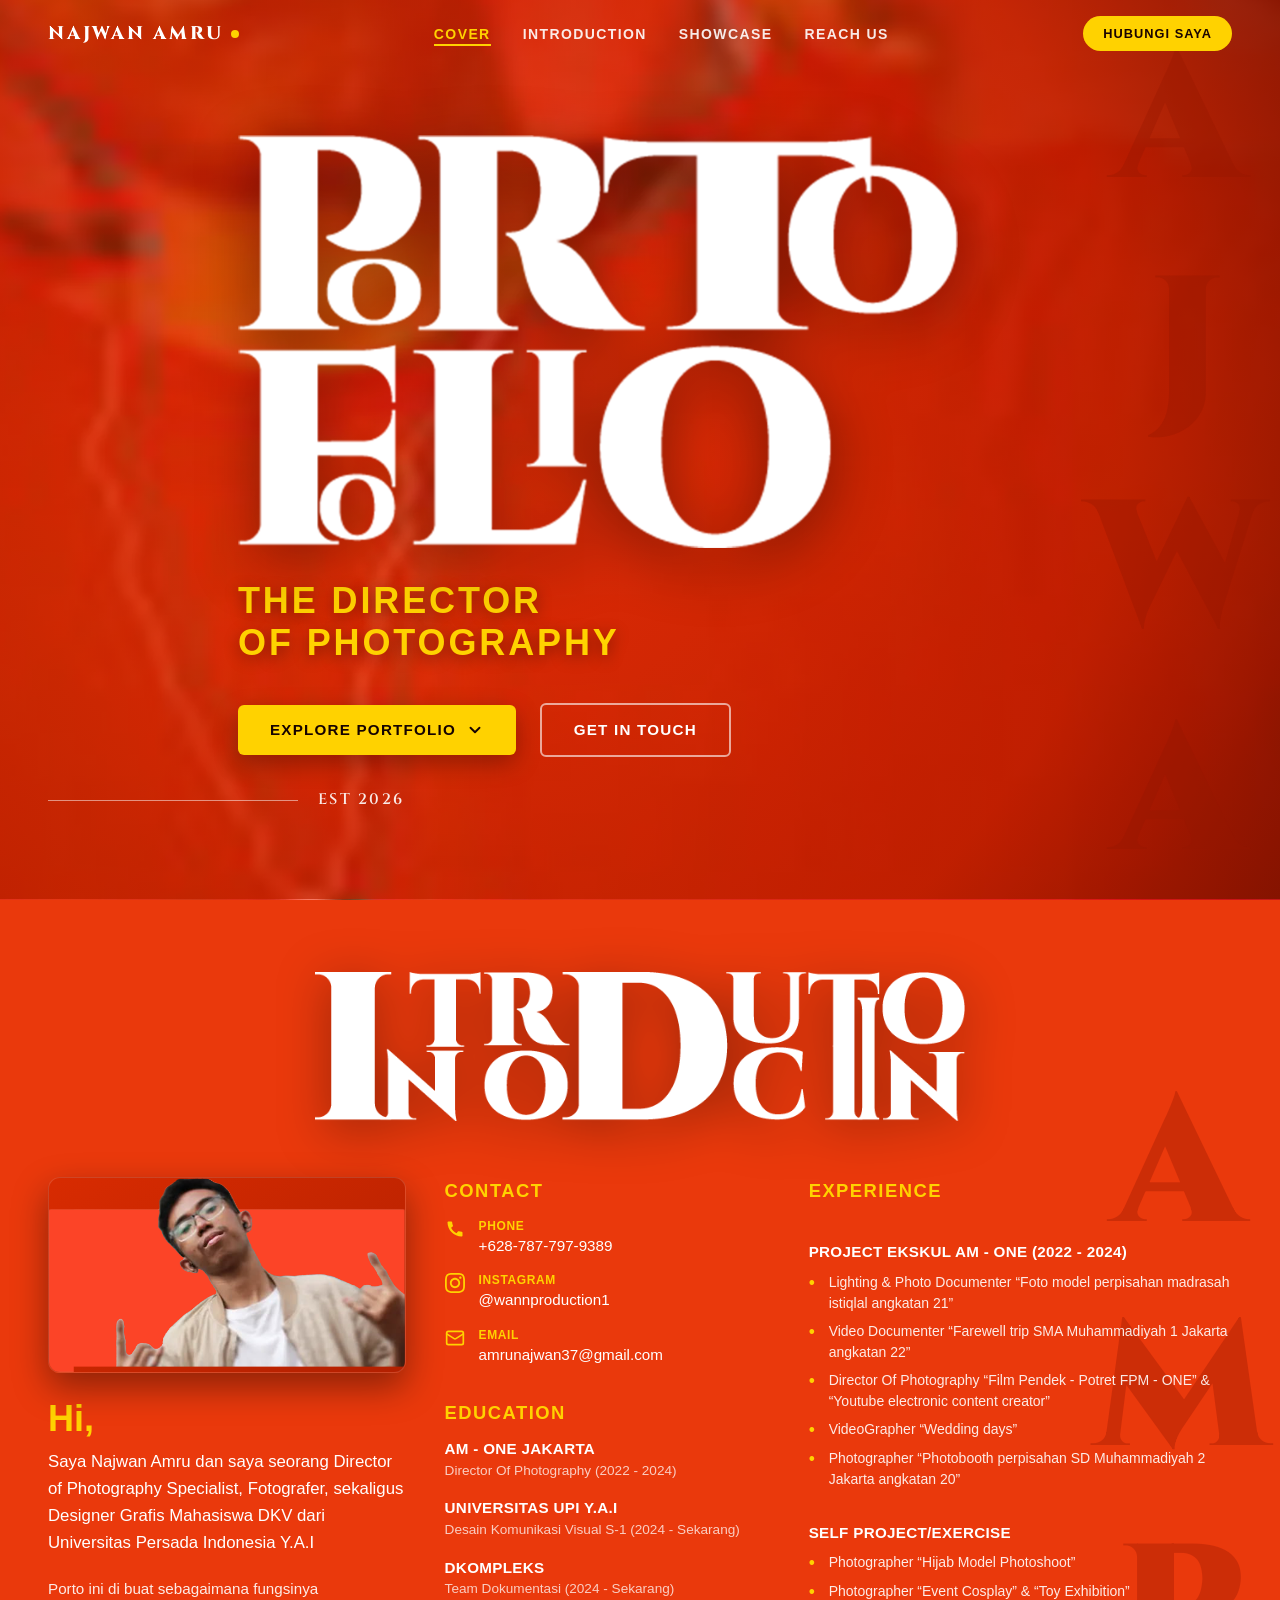
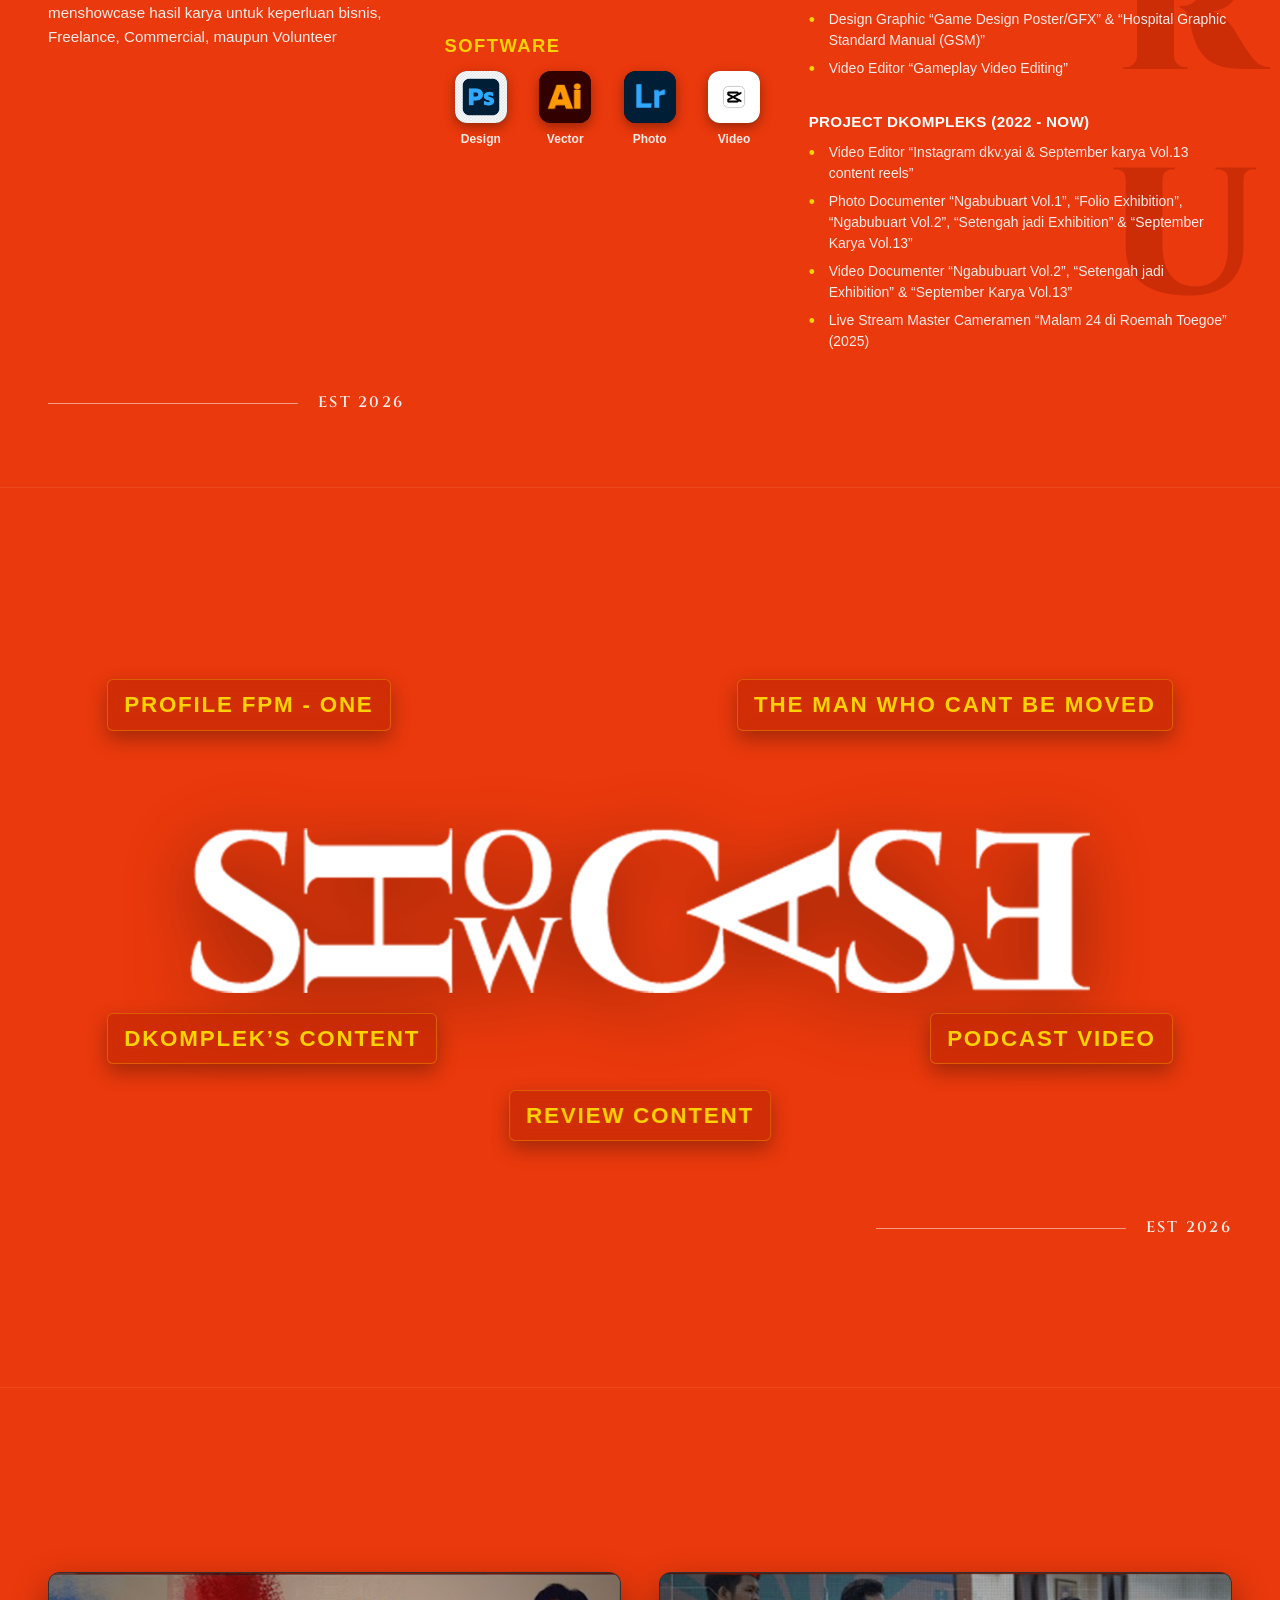
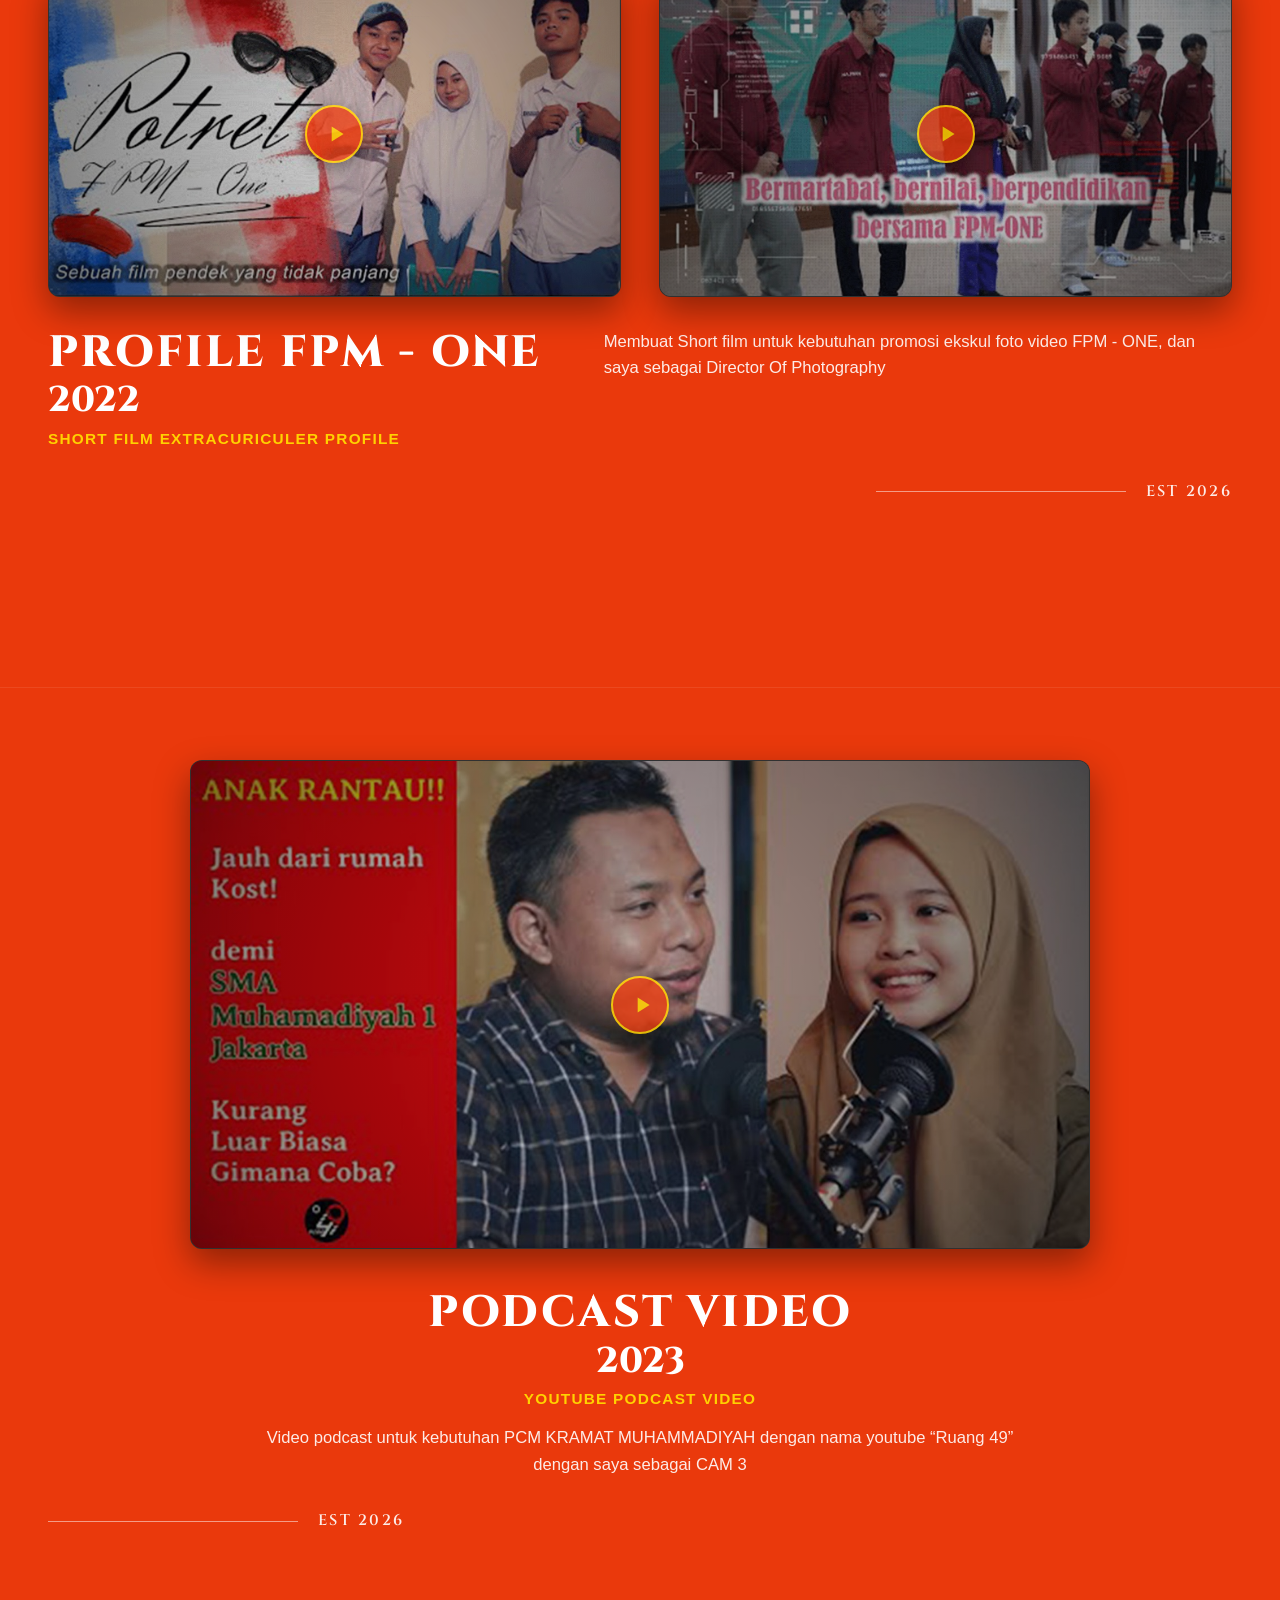
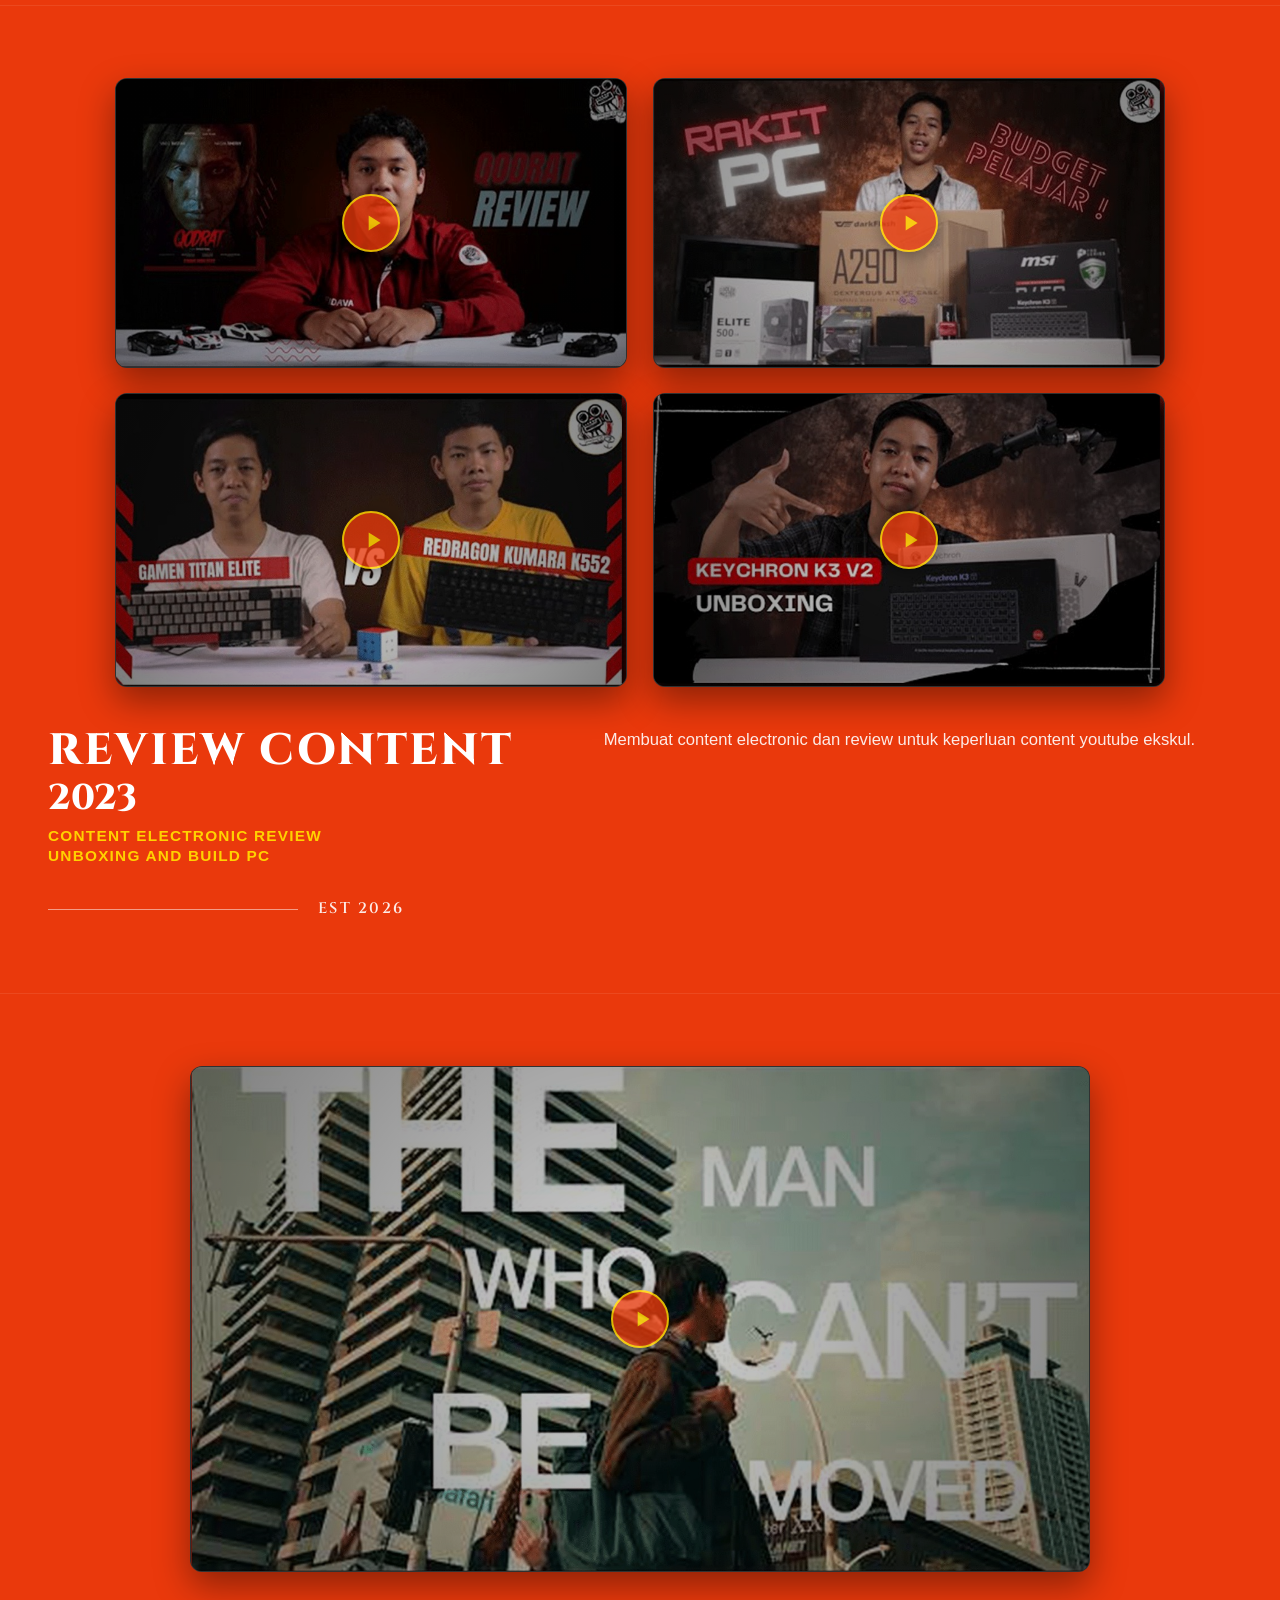
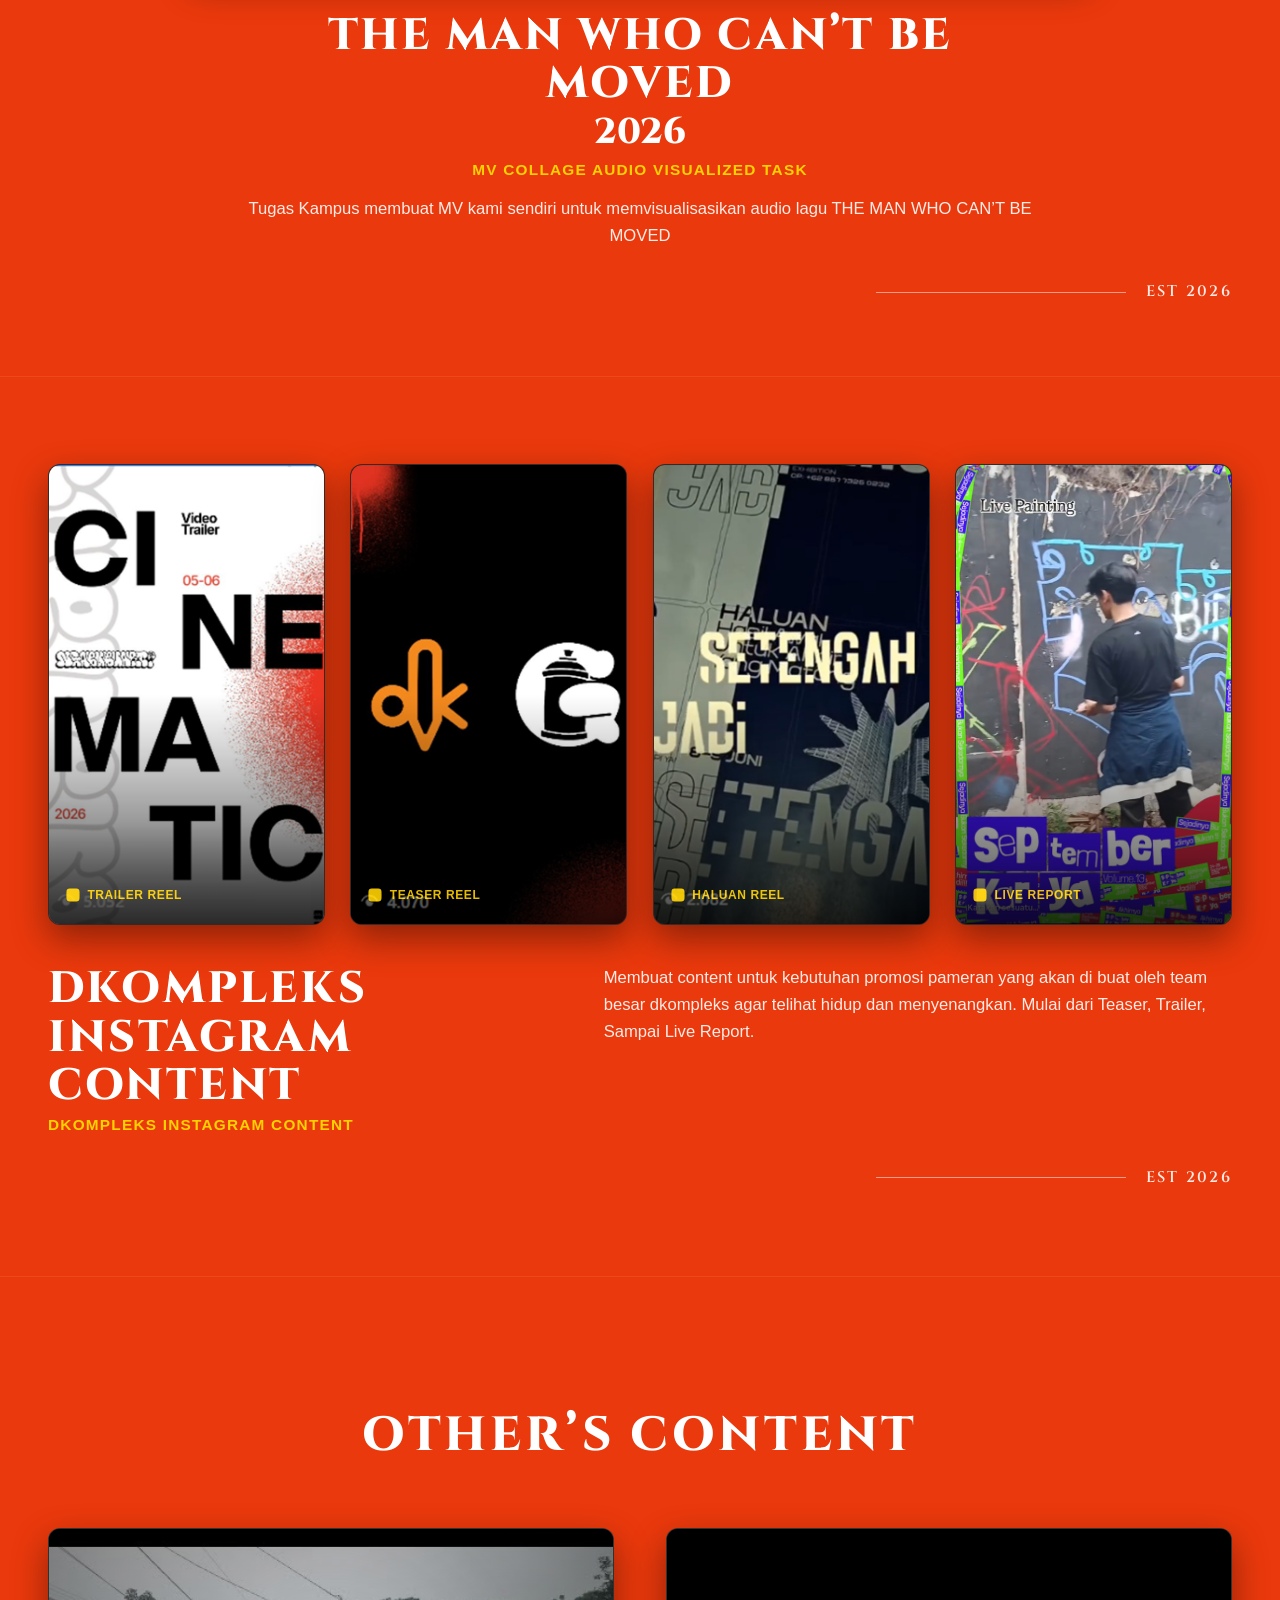
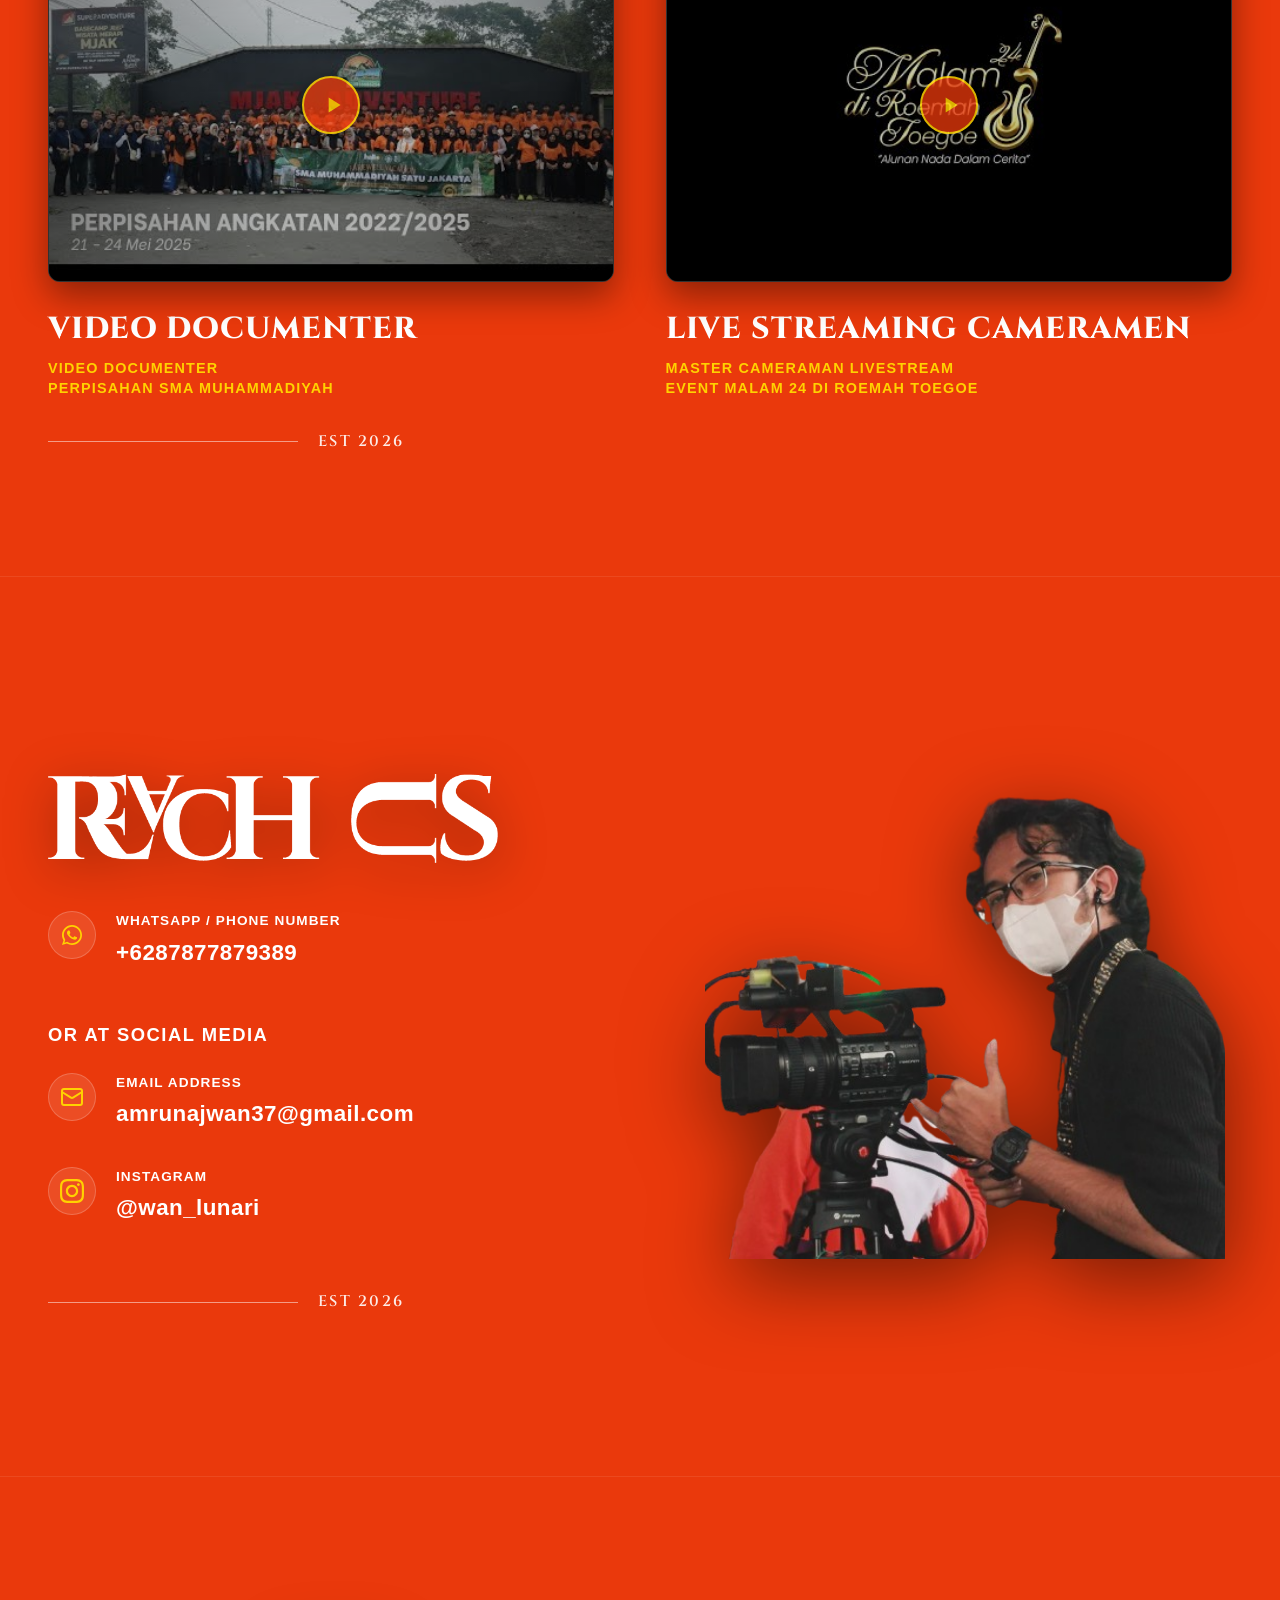
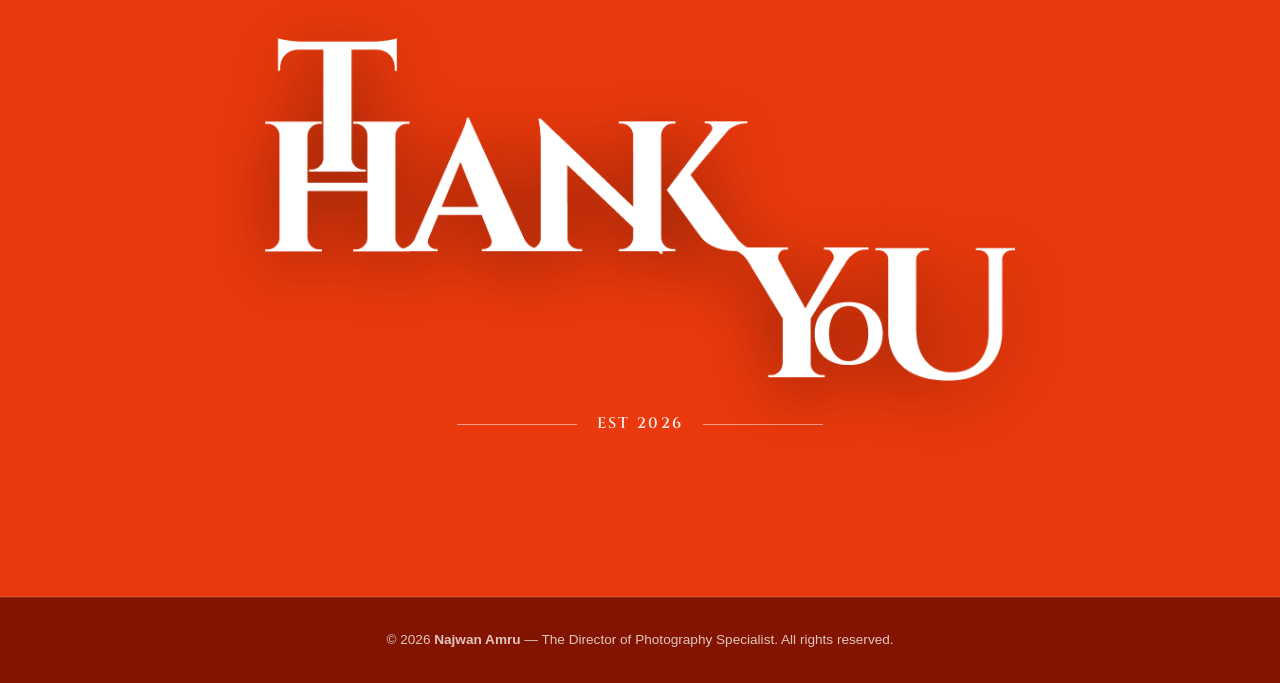
<file: index.html>
<!DOCTYPE html>
<html lang="id">
<head>
  <meta charset="UTF-8">
  <meta name="viewport" content="width=device-width, initial-scale=1.0">
  <title>Najwan Amru | The Director of Photography — Portfolio</title>
  <meta name="description" content="Portfolio Najwan Amru — Director of Photography Specialist, Fotografer, dan Desainer Grafis Mahasiswa DKV Universitas Persada Indonesia Y.A.I. Showcase karya film pendek, podcast video, electronic review, dan konten dokumentasi.">
  <meta name="author" content="Najwan Amru">

  <!-- Open Graph / Meta Social -->
  <meta property="og:type" content="website">
  <meta property="og:title" content="Najwan Amru | The Director of Photography">
  <meta property="og:description" content="Showcase karya videografi, dokumenter, dan creative media oleh Najwan Amru.">
  <meta property="og:image" content="assets/img/hero_bg.webp">

  <!-- Favicon -->
  <link rel="icon" type="image/png" href="assets/img/favicon.png">

  <!-- Google Fonts: Cinzel -->
  <link rel="preconnect" href="https://fonts.googleapis.com">
  <link rel="preconnect" href="https://fonts.gstatic.com" crossorigin>
  <link href="https://fonts.googleapis.com/css2?family=Cinzel:wght@600;700;800;900&display=swap" rel="stylesheet">

  <!-- Main Stylesheet -->
  <link rel="stylesheet" href="css/style.css">
</head>
<body>

  <!-- Navigation Bar -->
  <header class="site-nav">
    <div class="container nav-container">
      <a href="#hero" class="brand-monogram" aria-label="Beranda Najwan Amru">
        <span>NAJWAN AMRU</span>
        <span class="brand-dot" aria-hidden="true"></span>
      </a>

      <!-- Desktop Nav Links -->
      <nav aria-label="Navigasi Utama">
        <ul class="nav-links">
          <li><a href="#hero" class="nav-link active">Cover</a></li>
          <li><a href="#intro" class="nav-link">Introduction</a></li>
          <li><a href="#showcase" class="nav-link">Showcase</a></li>
          <li><a href="#reach-us" class="nav-link">Reach Us</a></li>
        </ul>
      </nav>

      <a href="#reach-us" class="nav-cta">Hubungi Saya</a>

      <!-- Mobile Hamburger Toggle -->
      <button type="button" class="menu-toggle" aria-label="Buka menu navigasi" aria-expanded="false">
        <span></span>
        <span></span>
        <span></span>
      </button>
    </div>
  </header>

  <!-- Mobile Drawer -->
  <aside class="mobile-drawer" role="dialog" aria-modal="true" aria-label="Menu Mobile">
    <a href="#hero" class="mobile-nav-link active">Cover</a>
    <a href="#intro" class="mobile-nav-link">Introduction</a>
    <a href="#showcase" class="mobile-nav-link">Showcase</a>
    <a href="#project-fpm" class="mobile-nav-link" style="font-size: 0.95rem; padding-left: 1rem; color: var(--color-accent-yellow);">• Profile FPM-ONE</a>
    <a href="#project-podcast" class="mobile-nav-link" style="font-size: 0.95rem; padding-left: 1rem; color: var(--color-accent-yellow);">• Podcast Video</a>
    <a href="#project-review" class="mobile-nav-link" style="font-size: 0.95rem; padding-left: 1rem; color: var(--color-accent-yellow);">• Review Content</a>
    <a href="#project-mv" class="mobile-nav-link" style="font-size: 0.95rem; padding-left: 1rem; color: var(--color-accent-yellow);">• MV Collage</a>
    <a href="#project-dkompleks" class="mobile-nav-link" style="font-size: 0.95rem; padding-left: 1rem; color: var(--color-accent-yellow);">• Dkompleks Content</a>
    <a href="#project-others" class="mobile-nav-link" style="font-size: 0.95rem; padding-left: 1rem; color: var(--color-accent-yellow);">• Other's Content</a>
    <a href="#reach-us" class="mobile-nav-link">Reach Us</a>
  </aside>
  <div class="drawer-backdrop" aria-hidden="true"></div>

  <!-- Main Content -->
  <main id="main">

    <!-- ====================================================================
         SECTION 1: HERO / COVER (Artboard 1)
         ==================================================================== -->
    <section id="hero" class="portfolio-section section-hero">
      <div class="watermark-vertical" aria-hidden="true">NAJWAN</div>
      <div class="container hero-content">
        <h1 class="visually-hidden">Portofolio Najwan Amru — The Director of Photography</h1>
        <img src="assets/img/title_portofolio.png" alt="PORTO FOLIO" class="hero-title-img">
        <p class="hero-subtitle">THE DIRECTOR<br>OF PHOTOGRAPHY</p>
        <div class="hero-actions">
          <a href="#intro" class="btn-primary">
            <span>Explore Portfolio</span>
            <svg width="18" height="18" viewBox="0 0 24 24" fill="none" stroke="currentColor" stroke-width="2.5" stroke-linecap="round" stroke-linejoin="round" aria-hidden="true"><path d="m6 9 6 6 6-6"/></svg>
          </a>
          <a href="#reach-us" class="btn-secondary">
            <span>Get in Touch</span>
          </a>
        </div>
      </div>
      <div class="container">
        <div class="est-footer">
          <span class="est-line"></span>
          <span>EST 2026</span>
        </div>
      </div>
    </section>

    <!-- ====================================================================
         SECTION 2: INTRODUCTION (Artboard 2)
         ==================================================================== -->
    <section id="intro" class="portfolio-section section-intro">
      <div class="watermark-vertical" aria-hidden="true">AMRU</div>
      <div class="container">
        <header class="intro-header">
          <img src="assets/img/title_introduction.png" alt="INTRODUCTION" class="intro-title-img">
        </header>

        <div class="intro-grid">
          <!-- Col 1: Bio & Profile Photo -->
          <div class="intro-bio-col">
            <div class="intro-photo-card">
              <img src="assets/img/juan_intro.png" alt="Foto Najwan Amru" loading="lazy">
            </div>
            <h2 class="intro-greeting">Hi,</h2>
            <p class="intro-lead-text">
              Saya Najwan Amru dan saya seorang Director of Photography Specialist, Fotografer, sekaligus Designer Grafis Mahasiswa DKV dari Universitas Persada Indonesia Y.A.I
            </p>
            <p class="intro-sub-text">
              Porto ini di buat sebagaimana fungsinya menshowcase hasil karya untuk keperluan bisnis, Freelance, Commercial, maupun Volunteer
            </p>
          </div>

          <!-- Col 2: Contact, Education, Software -->
          <div class="intro-details-col">
            <!-- Contact Box -->
            <div class="intro-block">
              <h3 class="section-block-title">CONTACT</h3>
              <ul class="contact-list">
                <li class="contact-item">
                  <span class="contact-icon" aria-hidden="true">
                    <svg viewBox="0 0 24 24" width="20" height="20" fill="currentColor"><path d="M20.01 15.38c-1.23 0-2.42-.2-3.53-.56a.977.977 0 0 0-1.01.24l-1.57 1.97c-2.83-1.44-5.15-3.75-6.59-6.59l1.97-1.57c.28-.28.37-.68.25-1.02A11.36 11.36 0 0 1 8.57 4c0-.55-.45-1-1-1H4c-.55 0-1 .45-1 1 0 9.39 7.61 17 17 17 .55 0 1-.45 1-1v-3.62c0-.55-.45-1-1-1z"/></svg>
                  </span>
                  <div class="contact-meta">
                    <span class="contact-label">PHONE</span>
                    <span class="contact-val"><a href="tel:+6287877979389">+628-787-797-9389</a></span>
                  </div>
                </li>
                <li class="contact-item">
                  <span class="contact-icon" aria-hidden="true">
                    <svg viewBox="0 0 24 24" width="20" height="20" fill="currentColor"><path d="M12 2.163c3.204 0 3.584.012 4.85.07 3.252.148 4.771 1.691 4.919 4.919.058 1.265.069 1.645.069 4.849 0 3.205-.012 3.584-.069 4.849-.149 3.225-1.664 4.771-4.919 4.919-1.266.058-1.644.07-4.85.07-3.204 0-3.584-.012-4.849-.07-3.26-.149-4.771-1.699-4.919-4.92-.058-1.265-.07-1.644-.07-4.849 0-3.204.013-3.583.07-4.849.149-3.227 1.664-4.771 4.919-4.919 1.266-.057 1.645-.069 4.849-.069zm0-2.163c-3.259 0-3.667.014-4.947.072-4.358.2-6.78 2.618-6.98 6.98-.059 1.281-.073 1.689-.073 4.948 0 3.259.014 3.668.072 4.948.2 4.358 2.618 6.78 6.98 6.98 1.281.058 1.689.072 4.948.072 3.259 0 3.668-.014 4.948-.072 4.354-.2 6.782-2.618 6.979-6.98.059-1.28.073-1.689.073-4.948 0-3.259-.014-3.667-.072-4.947-.196-4.354-2.617-6.78-6.979-6.98-1.281-.059-1.69-.073-4.949-.073zm0 5.838c-3.403 0-6.162 2.759-6.162 6.162s2.759 6.163 6.162 6.163 6.162-2.759 6.162-6.163c0-3.403-2.759-6.162-6.162-6.162zm0 10.162c-2.209 0-4-1.79-4-4 0-2.209 1.791-4 4-4s4 1.791 4 4c0 2.21-1.791 4-4 4zm6.406-11.845c-.796 0-1.441.645-1.441 1.44s.645 1.44 1.441 1.44c.795 0 1.439-.645 1.439-1.44s-.644-1.44-1.439-1.44z"/></svg>
                  </span>
                  <div class="contact-meta">
                    <span class="contact-label">INSTAGRAM</span>
                    <span class="contact-val"><a href="https://www.instagram.com/wannproduction1/" target="_blank" rel="noopener noreferrer">@wannproduction1</a></span>
                  </div>
                </li>
                <li class="contact-item">
                  <span class="contact-icon" aria-hidden="true">
                    <svg viewBox="0 0 24 24" width="20" height="20" fill="none" stroke="currentColor" stroke-width="2" stroke-linecap="round" stroke-linejoin="round"><rect x="2" y="4" width="20" height="16" rx="2"></rect><path d="m22 7-8.97 5.7a1.94 1.94 0 0 1-2.06 0L2 7"></path></svg>
                  </span>
                  <div class="contact-meta">
                    <span class="contact-label">EMAIL</span>
                    <span class="contact-val"><a href="mailto:amrunajwan37@gmail.com">amrunajwan37@gmail.com</a></span>
                  </div>
                </li>
              </ul>
            </div>

            <!-- Education Box -->
            <div class="intro-block">
              <h3 class="section-block-title">EDUCATION</h3>
              <ul class="edu-list">
                <li class="edu-item">
                  <h4>AM - ONE JAKARTA</h4>
                  <p>Director Of Photography (2022 - 2024)</p>
                </li>
                <li class="edu-item">
                  <h4>UNIVERSITAS UPI Y.A.I</h4>
                  <p>Desain Komunikasi Visual S-1 (2024 - Sekarang)</p>
                </li>
                <li class="edu-item">
                  <h4>DKOMPLEKS</h4>
                  <p>Team Dokumentasi (2024 - Sekarang)</p>
                </li>
              </ul>
            </div>

            <!-- Software Box -->
            <div class="intro-block">
              <h3 class="section-block-title">SOFTWARE</h3>
              <div class="software-badges">
                <div class="software-card">
                  <div class="software-icon-wrapper">
                    <img src="assets/icons/photoshop.webp" alt="Photoshop Icon" loading="lazy">
                  </div>
                  <span class="software-label">Design</span>
                </div>
                <div class="software-card">
                  <div class="software-icon-wrapper">
                    <img src="assets/icons/illustrator.webp" alt="Illustrator Icon" loading="lazy">
                  </div>
                  <span class="software-label">Vector</span>
                </div>
                <div class="software-card">
                  <div class="software-icon-wrapper">
                    <img src="assets/icons/lightroom.webp" alt="Lightroom Icon" loading="lazy">
                  </div>
                  <span class="software-label">Photo</span>
                </div>
                <div class="software-card">
                  <div class="software-icon-wrapper">
                    <img src="assets/icons/capcut.jpg" alt="Capcut Icon" loading="lazy">
                  </div>
                  <span class="software-label">Video</span>
                </div>
              </div>
            </div>
          </div>

          <!-- Col 3: Experience -->
          <div class="intro-exp-col">
            <h3 class="section-block-title">EXPERIENCE</h3>

            <div class="exp-group">
              <h4 class="exp-group-title">PROJECT EKSKUL AM - ONE (2022 - 2024)</h4>
              <ul class="exp-list">
                <li class="exp-item">Lighting & Photo Documenter “Foto model perpisahan madrasah istiqlal angkatan 21”</li>
                <li class="exp-item">Video Documenter “Farewell trip SMA Muhammadiyah 1 Jakarta angkatan 22”</li>
                <li class="exp-item">Director Of Photography “Film Pendek - Potret FPM - ONE” & “Youtube electronic content creator”</li>
                <li class="exp-item">VideoGrapher “Wedding days”</li>
                <li class="exp-item">Photographer “Photobooth perpisahan SD Muhammadiyah 2 Jakarta angkatan 20”</li>
              </ul>
            </div>

            <div class="exp-group">
              <h4 class="exp-group-title">SELF PROJECT/EXERCISE</h4>
              <ul class="exp-list">
                <li class="exp-item">Photographer “Hijab Model Photoshoot”</li>
                <li class="exp-item">Photographer “Event Cosplay” & “Toy Exhibition”</li>
                <li class="exp-item">Design Graphic “Game Design Poster/GFX” & “Hospital Graphic Standard Manual (GSM)”</li>
                <li class="exp-item">Video Editor “Gameplay Video Editing”</li>
              </ul>
            </div>

            <div class="exp-group">
              <h4 class="exp-group-title">PROJECT DKOMPLEKS (2022 - NOW)</h4>
              <ul class="exp-list">
                <li class="exp-item">Video Editor “Instagram dkv.yai & September karya Vol.13 content reels”</li>
                <li class="exp-item">Photo Documenter “Ngabubuart Vol.1”, “Folio Exhibition”, “Ngabubuart Vol.2”, “Setengah jadi Exhibition” & “September Karya Vol.13”</li>
                <li class="exp-item">Video Documenter “Ngabubuart Vol.2”, “Setengah jadi Exhibition” & “September Karya Vol.13”</li>
                <li class="exp-item">Live Stream Master Cameramen “Malam 24 di Roemah Toegoe” (2025)</li>
              </ul>
            </div>
          </div>
        </div>

        <div class="est-footer">
          <span class="est-line"></span>
          <span>EST 2026</span>
        </div>
      </div>
    </section>

    <!-- ====================================================================
         SECTION 3: SHOWCASE HUB / MENU (Artboard 3)
         ==================================================================== -->
    <section id="showcase" class="portfolio-section section-showcase-hub">
      <div class="container">
        <div class="showcase-hub-wrapper">
          <a href="#project-fpm" class="showcase-nav-item top-left">PROFILE FPM - ONE</a>
          <a href="#project-mv" class="showcase-nav-item top-right">THE MAN WHO CANT BE MOVED</a>

          <img src="assets/img/title_showcase.png" alt="SHOWCASE" class="showcase-center-title">

          <a href="#project-review" class="showcase-nav-item center-bottom">REVIEW CONTENT</a>
          <a href="#project-dkompleks" class="showcase-nav-item bottom-left">DKOMPLEK’S CONTENT</a>
          <a href="#project-podcast" class="showcase-nav-item bottom-right">PODCAST VIDEO</a>
        </div>

        <div class="est-footer">
          <span class="est-line right"></span>
          <span>EST 2026</span>
        </div>
      </div>
    </section>

    <!-- ====================================================================
         SECTION 4: PROJECT 1 — PROFILE FPM - ONE (Artboard 4)
         ==================================================================== -->
    <section id="project-fpm" class="portfolio-section section-project">
      <div class="container">
        <div class="fpm-grid">
          <!-- Video 1 -->
          <a href="https://youtu.be/0FtWLJWL70k?si=5AjqK1145sWnxaZn" target="_blank" rel="noopener noreferrer" class="media-card" aria-label="Tonton Potret FPM-ONE di YouTube">
            <img src="assets/img/fpm_potret.jpg" alt="Potret FPM - ONE: Sebuah film pendek yang tidak panjang" loading="lazy">
            <div class="video-play-overlay">
              <span class="play-badge" aria-hidden="true">
                <svg viewBox="0 0 24 24"><path d="M8 5v14l11-7z"/></svg>
              </span>
            </div>
          </a>

          <!-- Video 2 -->
          <a href="https://youtu.be/Z2BtMB00tzA?si=bmbcwC8UQ5wWSc7P" target="_blank" rel="noopener noreferrer" class="media-card" aria-label="Tonton Bermartabat Bersama FPM-ONE di YouTube">
            <img src="assets/img/fpm_bermartabat.jpg" alt="Bermartabat, bernilai, berpendidikan bersama FPM-ONE" loading="lazy">
            <div class="video-play-overlay">
              <span class="play-badge" aria-hidden="true">
                <svg viewBox="0 0 24 24"><path d="M8 5v14l11-7z"/></svg>
              </span>
            </div>
          </a>
        </div>

        <div class="project-header-block">
          <div class="project-title-meta">
            <h2 class="project-main-title">PROFILE FPM - ONE</h2>
            <div class="project-year">2022</div>
            <div class="project-category-kicker">SHORT FILM EXTRACURICULER PROFILE</div>
          </div>
          <div class="project-desc-block">
            <p class="project-desc-text">
              Membuat Short film untuk kebutuhan promosi ekskul foto video FPM - ONE, dan saya sebagai Director Of Photography
            </p>
          </div>
        </div>

        <div class="est-footer">
          <span class="est-line right"></span>
          <span>EST 2026</span>
        </div>
      </div>
    </section>

    <!-- ====================================================================
         SECTION 5: PROJECT 2 — PODCAST VIDEO (Artboard 5 / 6)
         ==================================================================== -->
    <section id="project-podcast" class="portfolio-section section-project">
      <div class="container">
        <div class="centered-video-wrapper">
          <a href="https://youtu.be/C_UndgZ5doM?si=pBMNlbqdfCNxzRbn" target="_blank" rel="noopener noreferrer" class="media-card" aria-label="Tonton Podcast Video Ruang 49 di YouTube">
            <img src="assets/img/podcast_ruang49.jpg" alt="Podcast Video Anak Rantau - Ruang 49" loading="lazy">
            <div class="video-play-overlay">
              <span class="play-badge" aria-hidden="true">
                <svg viewBox="0 0 24 24"><path d="M8 5v14l11-7z"/></svg>
              </span>
            </div>
          </a>
        </div>

        <div class="text-center-block">
          <h2 class="project-main-title">PODCAST VIDEO</h2>
          <div class="project-year">2023</div>
          <div class="project-category-kicker">YOUTUBE PODCAST VIDEO</div>
          <p class="project-desc-text">
            Video podcast untuk kebutuhan PCM KRAMAT MUHAMMADIYAH dengan nama youtube “Ruang 49” dengan saya sebagai CAM 3
          </p>
        </div>

        <div class="est-footer">
          <span class="est-line"></span>
          <span>EST 2026</span>
        </div>
      </div>
    </section>

    <!-- ====================================================================
         SECTION 6: PROJECT 3 — REVIEW CONTENT (Artboard 6)
         ==================================================================== -->
    <section id="project-review" class="portfolio-section section-project">
      <div class="container">
        <div class="review-grid">
          <!-- Item 1 -->
          <a href="https://youtu.be/Bk_ZNLWwW70?si=ITPXIL8eaKDdUdfE" target="_blank" rel="noopener noreferrer" class="media-card" aria-label="Tonton Qodrat Review di YouTube">
            <img src="assets/img/review_qodrat.jpg" alt="Qodrat Review" loading="lazy">
            <div class="video-play-overlay">
              <span class="play-badge" aria-hidden="true"><svg viewBox="0 0 24 24"><path d="M8 5v14l11-7z"/></svg></span>
            </div>
          </a>

          <!-- Item 2 -->
          <a href="https://youtu.be/LeB83VM98c4?si=wy0ufcNY4EdgAcua" target="_blank" rel="noopener noreferrer" class="media-card" aria-label="Tonton Rakit PC Budget Pelajar di YouTube">
            <img src="assets/img/review_rakit_pc.jpg" alt="Rakit PC Budget Pelajar" loading="lazy">
            <div class="video-play-overlay">
              <span class="play-badge" aria-hidden="true"><svg viewBox="0 0 24 24"><path d="M8 5v14l11-7z"/></svg></span>
            </div>
          </a>

          <!-- Item 3 -->
          <a href="https://youtu.be/21cwigQwoyw?si=2WzlCmXLB5DUrZlm" target="_blank" rel="noopener noreferrer" class="media-card" aria-label="Tonton Gamen Titan Elite vs Redragon di YouTube">
            <img src="assets/img/review_keyboard.jpg" alt="Gamen Titan Elite vs Redragon Kumara K552" loading="lazy">
            <div class="video-play-overlay">
              <span class="play-badge" aria-hidden="true"><svg viewBox="0 0 24 24"><path d="M8 5v14l11-7z"/></svg></span>
            </div>
          </a>

          <!-- Item 4 -->
          <a href="https://youtu.be/ToG9C8tKM30?si=DspykkwIuggneeiP" target="_blank" rel="noopener noreferrer" class="media-card" aria-label="Tonton Keychron K3 V2 Unboxing di YouTube">
            <img src="assets/img/review_keychron.jpg" alt="Keychron K3 V2 Unboxing" loading="lazy">
            <div class="video-play-overlay">
              <span class="play-badge" aria-hidden="true"><svg viewBox="0 0 24 24"><path d="M8 5v14l11-7z"/></svg></span>
            </div>
          </a>
        </div>

        <div class="project-header-block">
          <div class="project-title-meta">
            <h2 class="project-main-title">REVIEW CONTENT</h2>
            <div class="project-year">2023</div>
            <div class="project-category-kicker">CONTENT ELECTRONIC REVIEW</div>
            <div class="project-category-kicker">UNBOXING AND BUILD PC</div>
          </div>
          <div class="project-desc-block">
            <p class="project-desc-text">
              Membuat content electronic dan review untuk keperluan content youtube ekskul.
            </p>
          </div>
        </div>

        <div class="est-footer">
          <span class="est-line"></span>
          <span>EST 2026</span>
        </div>
      </div>
    </section>

    <!-- ====================================================================
         SECTION 7: PROJECT 4 — THE MAN WHO CAN'T BE MOVED (Artboard 7)
         ==================================================================== -->
    <section id="project-mv" class="portfolio-section section-project">
      <div class="container">
        <div class="centered-video-wrapper">
          <a href="https://youtu.be/76OfLG3hh64?si=UAV1zwgCuZbEbLhq" target="_blank" rel="noopener noreferrer" class="media-card" aria-label="Tonton MV The Man Who Can't Be Moved di YouTube">
            <img src="assets/img/mv_the_man.jpg" alt="The Man Who Can't Be Moved MV Collage" loading="lazy">
            <div class="video-play-overlay">
              <span class="play-badge" aria-hidden="true"><svg viewBox="0 0 24 24"><path d="M8 5v14l11-7z"/></svg></span>
            </div>
          </a>
        </div>

        <div class="text-center-block">
          <h2 class="project-main-title">THE MAN WHO CAN’T BE MOVED</h2>
          <div class="project-year">2026</div>
          <div class="project-category-kicker">MV COLLAGE AUDIO VISUALIZED TASK</div>
          <p class="project-desc-text">
            Tugas Kampus membuat MV kami sendiri untuk memvisualisasikan audio lagu THE MAN WHO CAN’T BE MOVED
          </p>
        </div>

        <div class="est-footer">
          <span class="est-line right"></span>
          <span>EST 2026</span>
        </div>
      </div>
    </section>

    <!-- ====================================================================
         SECTION 8: PROJECT 5 — DKOMPLEKS INSTAGRAM CONTENT (Artboard 8)
         ==================================================================== -->
    <section id="project-dkompleks" class="portfolio-section section-project">
      <div class="container">
        <div class="reels-grid">
          <!-- Reel 1 -->
          <a href="https://www.instagram.com/reel/DU5Rn6UEkne/" target="_blank" rel="noopener noreferrer" class="reel-card" aria-label="Tonton Reel Cinematic Video Trailer">
            <img src="assets/img/reel_1.png" alt="DKOMPLEKS Cinematic Video Trailer" loading="lazy">
            <div class="reel-overlay">
              <span class="reel-tag">
                <svg viewBox="0 0 24 24"><path d="M12 2.163c3.204 0 3.584.012 4.85.07 3.252.148 4.771 1.691 4.919 4.919.058 1.265.069 1.645.069 4.849 0 3.205-.012 3.584-.069 4.849-.149 3.225-1.664 4.771-4.919 4.919-1.266.058-1.644.07-4.85.07-3.204 0-3.584-.012-4.849-.07-3.26-.149-4.771-1.699-4.919-4.92-.058-1.265-.07-1.644-.07-4.849 0-3.204.013-3.583.07-4.849.149-3.227 1.664-4.771 4.919-4.919 1.266-.057 1.645-.069 4.849-.069z"/></svg>
                <span>Trailer Reel</span>
              </span>
            </div>
          </a>

          <!-- Reel 2 -->
          <a href="https://www.instagram.com/reel/DVTQxSWkoF7/" target="_blank" rel="noopener noreferrer" class="reel-card" aria-label="Tonton Reel DKOMPLEKS dk G">
            <img src="assets/img/reel_2.png" alt="DKOMPLEKS dk G Promo" loading="lazy">
            <div class="reel-overlay">
              <span class="reel-tag">
                <svg viewBox="0 0 24 24"><path d="M12 2.163c3.204 0 3.584.012 4.85.07 3.252.148 4.771 1.691 4.919 4.919.058 1.265.069 1.645.069 4.849 0 3.205-.012 3.584-.069 4.849-.149 3.225-1.664 4.771-4.919 4.919-1.266.058-1.644.07-4.85.07-3.204 0-3.584-.012-4.849-.07-3.26-.149-4.771-1.699-4.919-4.92-.058-1.265-.07-1.644-.07-4.849 0-3.204.013-3.583.07-4.849.149-3.227 1.664-4.771 4.919-4.919 1.266-.057 1.645-.069 4.849-.069z"/></svg>
                <span>Teaser Reel</span>
              </span>
            </div>
          </a>

          <!-- Reel 3 -->
          <a href="https://www.instagram.com/reel/DZPWFVhywD8/" target="_blank" rel="noopener noreferrer" class="reel-card" aria-label="Tonton Reel Haluan Setengah Jadi">
            <img src="assets/img/reel_3.png" alt="Haluan Setengah Jadi Exhibition Reel" loading="lazy">
            <div class="reel-overlay">
              <span class="reel-tag">
                <svg viewBox="0 0 24 24"><path d="M12 2.163c3.204 0 3.584.012 4.85.07 3.252.148 4.771 1.691 4.919 4.919.058 1.265.069 1.645.069 4.849 0 3.205-.012 3.584-.069 4.849-.149 3.225-1.664 4.771-4.919 4.919-1.266.058-1.644.07-4.85.07-3.204 0-3.584-.012-4.849-.07-3.26-.149-4.771-1.699-4.919-4.92-.058-1.265-.07-1.644-.07-4.849 0-3.204.013-3.583.07-4.849.149-3.227 1.664-4.771 4.919-4.919 1.266-.057 1.645-.069 4.849-.069z"/></svg>
                <span>Haluan Reel</span>
              </span>
            </div>
          </a>

          <!-- Reel 4 -->
          <a href="https://www.instagram.com/wan_lunari/" target="_blank" rel="noopener noreferrer" class="reel-card" aria-label="Tonton Reel September Karya Live Painting">
            <img src="assets/img/reel_4.png" alt="September Karya Vol.13 Live Painting" loading="lazy">
            <div class="reel-overlay">
              <span class="reel-tag">
                <svg viewBox="0 0 24 24"><path d="M12 2.163c3.204 0 3.584.012 4.85.07 3.252.148 4.771 1.691 4.919 4.919.058 1.265.069 1.645.069 4.849 0 3.205-.012 3.584-.069 4.849-.149 3.225-1.664 4.771-4.919 4.919-1.266.058-1.644.07-4.85.07-3.204 0-3.584-.012-4.849-.07-3.26-.149-4.771-1.699-4.919-4.92-.058-1.265-.07-1.644-.07-4.849 0-3.204.013-3.583.07-4.849.149-3.227 1.664-4.771 4.919-4.919 1.266-.057 1.645-.069 4.849-.069z"/></svg>
                <span>Live Report</span>
              </span>
            </div>
          </a>
        </div>

        <div class="project-header-block">
          <div class="project-title-meta">
            <h2 class="project-main-title">DKOMPLEKS INSTAGRAM CONTENT</h2>
            <div class="project-category-kicker">DKOMPLEKS INSTAGRAM CONTENT</div>
          </div>
          <div class="project-desc-block">
            <p class="project-desc-text">
              Membuat content untuk kebutuhan promosi pameran yang akan di buat oleh team besar dkompleks agar telihat hidup dan menyenangkan. Mulai dari Teaser, Trailer, Sampai Live Report.
            </p>
          </div>
        </div>

        <div class="est-footer">
          <span class="est-line right"></span>
          <span>EST 2026</span>
        </div>
      </div>
    </section>

    <!-- ====================================================================
         SECTION 9: PROJECT 6 — OTHER'S CONTENT (Artboard 9)
         ==================================================================== -->
    <section id="project-others" class="portfolio-section section-project">
      <div class="container">
        <h2 class="others-section-title">OTHER’S CONTENT</h2>

        <div class="others-grid">
          <!-- Col 1: Video Documenter -->
          <div class="other-item-col">
            <a href="https://youtu.be/M56OCl1zBw0?si=8dHpud0IPdiFCwCB" target="_blank" rel="noopener noreferrer" class="media-card" aria-label="Tonton Video Documenter Perpisahan SMA Muhammadiyah di YouTube">
              <img src="assets/img/other_documenter.jpg" alt="Video Documenter Perpisahan SMA Muhammadiyah Satu Jakarta" loading="lazy">
              <div class="video-play-overlay">
                <span class="play-badge" aria-hidden="true"><svg viewBox="0 0 24 24"><path d="M8 5v14l11-7z"/></svg></span>
              </div>
            </a>
            <h3 class="other-item-title">VIDEO DOCUMENTER</h3>
            <div class="other-item-sub">VIDEO DOCUMENTER</div>
            <div class="other-item-sub">PERPISAHAN SMA MUHAMMADIYAH</div>
          </div>

          <!-- Col 2: Live Streaming Cameramen -->
          <div class="other-item-col">
            <a href="https://www.youtube.com/live/lGFp0znl-MM?si=Iow_AyIIVwCMqz8s" target="_blank" rel="noopener noreferrer" class="media-card" aria-label="Tonton Livestream Malam di Roemah Toegoe di YouTube">
              <img src="assets/img/other_livestream.jpg" alt="Master Cameraman Livestream Malam di Roemah Toegoe" loading="lazy">
              <div class="video-play-overlay">
                <span class="play-badge" aria-hidden="true"><svg viewBox="0 0 24 24"><path d="M8 5v14l11-7z"/></svg></span>
              </div>
            </a>
            <h3 class="other-item-title">LIVE STREAMING CAMERAMEN</h3>
            <div class="other-item-sub">MASTER CAMERAMAN LIVESTREAM</div>
            <div class="other-item-sub">EVENT MALAM 24 DI ROEMAH TOEGOE</div>
          </div>
        </div>

        <div class="est-footer">
          <span class="est-line"></span>
          <span>EST 2026</span>
        </div>
      </div>
    </section>

    <!-- ====================================================================
         SECTION 10: REACH US (Artboard 10)
         ==================================================================== -->
    <section id="reach-us" class="portfolio-section section-reach-us">
      <div class="container">
        <div class="reach-grid">
          <!-- Left: Contact Links -->
          <div class="reach-info-col">
            <img src="assets/img/title_reach_us.png" alt="REACH US" class="reach-title-img">

            <div class="reach-channels">
              <!-- WhatsApp -->
              <a href="https://wa.link/lrpvds" target="_blank" rel="noopener noreferrer" class="reach-channel-item">
                <div class="reach-channel-icon" aria-hidden="true">
                  <svg viewBox="0 0 24 24" fill="currentColor"><path d="M12.031 2C6.5 2 2 6.5 2 12.031c0 1.954.563 3.774 1.536 5.319L2 22l4.814-1.508A9.97 9.97 0 0012.031 22C17.562 22 22 17.531 22 12.031 22 6.5 17.562 2 12.031 2zm0 18.232c-1.637 0-3.15-.472-4.444-1.284l-.32-.201-2.862.898.916-2.784-.21-.336A8.196 8.196 0 013.8 12.031C3.8 7.493 7.493 3.8 12.031 3.8c4.538 0 8.231 3.693 8.231 8.231 0 4.538-3.693 8.231-8.231 8.231zm4.516-6.177c-.247-.123-1.463-.722-1.69-.805-.227-.082-.392-.123-.557.123-.165.247-.639.805-.783.97-.144.165-.288.185-.536.062-.247-.123-1.043-.385-1.986-1.226-.734-.654-1.23-1.462-1.374-1.709-.144-.247-.015-.38.109-.503.111-.111.247-.288.371-.433.123-.144.165-.247.247-.412.082-.165.041-.309-.02-.433-.062-.124-.557-1.34-.763-1.835-.2-.484-.404-.418-.557-.426l-.474-.008c-.165 0-.433.062-.66.309-.227.247-.866.845-.866 2.062s.887 2.392 1.01 2.557c.124.165 1.745 2.664 4.227 3.736.591.255 1.052.408 1.412.522.593.188 1.133.162 1.56.098.476-.071 1.463-.598 1.669-1.175.206-.577.206-1.072.144-1.175-.062-.103-.227-.165-.474-.288z"/></svg>
                </div>
                <div class="reach-channel-info">
                  <span class="reach-channel-label">WHATSAPP / PHONE NUMBER</span>
                  <span class="reach-channel-val">+6287877879389</span>
                </div>
              </a>

              <h4 class="reach-social-title">OR AT SOCIAL MEDIA</h4>

              <!-- Email -->
              <a href="mailto:amrunajwan37@gmail.com" class="reach-channel-item">
                <div class="reach-channel-icon" aria-hidden="true">
                  <svg viewBox="0 0 24 24" fill="none" stroke="currentColor" stroke-width="2" stroke-linecap="round" stroke-linejoin="round"><rect x="2" y="4" width="20" height="16" rx="2"></rect><path d="m22 7-8.97 5.7a1.94 1.94 0 0 1-2.06 0L2 7"></path></svg>
                </div>
                <div class="reach-channel-info">
                  <span class="reach-channel-label">EMAIL ADDRESS</span>
                  <span class="reach-channel-val">amrunajwan37@gmail.com</span>
                </div>
              </a>

              <!-- Instagram -->
              <a href="https://www.instagram.com/wan_lunari/" target="_blank" rel="noopener noreferrer" class="reach-channel-item">
                <div class="reach-channel-icon" aria-hidden="true">
                  <svg viewBox="0 0 24 24" fill="currentColor"><path d="M12 2.163c3.204 0 3.584.012 4.85.07 3.252.148 4.771 1.691 4.919 4.919.058 1.265.069 1.645.069 4.849 0 3.205-.012 3.584-.069 4.849-.149 3.225-1.664 4.771-4.919 4.919-1.266.058-1.644.07-4.85.07-3.204 0-3.584-.012-4.849-.07-3.26-.149-4.771-1.699-4.919-4.92-.058-1.265-.07-1.644-.07-4.849 0-3.204.013-3.583.07-4.849.149-3.227 1.664-4.771 4.919-4.919 1.266-.057 1.645-.069 4.849-.069zm0-2.163c-3.259 0-3.667.014-4.947.072-4.358.2-6.78 2.618-6.98 6.98-.059 1.281-.073 1.689-.073 4.948 0 3.259.014 3.668.072 4.948.2 4.358 2.618 6.78 6.98 6.98 1.281.058 1.689.072 4.948.072 3.259 0 3.668-.014 4.948-.072 4.354-.2 6.782-2.618 6.979-6.98.059-1.28.073-1.689.073-4.948 0-3.259-.014-3.667-.072-4.947-.196-4.354-2.617-6.78-6.979-6.98-1.281-.059-1.69-.073-4.949-.073zm0 5.838c-3.403 0-6.162 2.759-6.162 6.162s2.759 6.163 6.162 6.163 6.162-2.759 6.162-6.163c0-3.403-2.759-6.162-6.162-6.162zm0 10.162c-2.209 0-4-1.79-4-4 0-2.209 1.791-4 4-4s4 1.791 4 4c0 2.21-1.791 4-4 4zm6.406-11.845c-.796 0-1.441.645-1.441 1.44s.645 1.44 1.441 1.44c.795 0 1.439-.645 1.439-1.44s-.644-1.44-1.439-1.44z"/></svg>
                </div>
                <div class="reach-channel-info">
                  <span class="reach-channel-label">INSTAGRAM</span>
                  <span class="reach-channel-val">@wan_lunari</span>
                </div>
              </a>
            </div>
          </div>

          <!-- Right: Visual Juan Cutout -->
          <div class="reach-visual-col">
            <div class="reach-photo-wrapper">
              <img src="assets/img/juan_camera.png" alt="Najwan Amru memegang kamera" loading="lazy">
            </div>
          </div>
        </div>

        <div class="est-footer">
          <span class="est-line"></span>
          <span>EST 2026</span>
        </div>
      </div>
    </section>

    <!-- ====================================================================
         SECTION 11: THANK YOU (Artboard 11)
         ==================================================================== -->
    <section id="thank-you" class="portfolio-section section-thank-you">
      <div class="container">
        <img src="assets/img/title_thank_you.png" alt="THANK YOU" class="thank-you-title-img">
        <div class="est-footer" style="justify-content: center;">
          <span class="est-line" style="max-width: 120px;"></span>
          <span>EST 2026</span>
          <span class="est-line" style="max-width: 120px;"></span>
        </div>
      </div>
    </section>

  </main>

  <!-- Site Footer -->
  <footer class="site-footer">
    <div class="container">
      <p>© 2026 <strong>Najwan Amru</strong> — The Director of Photography Specialist. All rights reserved.</p>
    </div>
  </footer>

  <!-- Main JavaScript -->
  <script src="js/main.js"></script>
</body>
</html>
</file>
<file: css/style.css>
/* ==========================================================================
   PORTFOLIO NAJWAN AMRU (JUAN) — DIRECTOR OF PHOTOGRAPHY
   Style definitions & responsive layout
   ========================================================================== */

:root {
  /* Colors extracted from Design Porto 1.psd & PDF */
  --color-bg: #ea390c;
  --color-bg-dark: #b82200;
  --color-bg-deep: #8f1700;
  --color-card-bg: rgba(200, 35, 5, 0.4);
  --color-card-border: rgba(255, 255, 255, 0.15);
  --color-card-hover: rgba(255, 210, 0, 0.35);

  --color-text: #ffffff;
  --color-text-secondary: rgba(255, 255, 255, 0.9);
  --color-text-muted: rgba(255, 255, 255, 0.75);
  --color-accent-yellow: #ffd200;
  --color-watermark: rgba(150, 22, 0, 0.35);

  /* Typography */
  --font-serif: 'Cinzel', Georgia, 'Times New Roman', serif;
  --font-sans: 'Helvetica Neue', Arial, -apple-system, BlinkMacSystemFont, 'Segoe UI', Roboto, sans-serif;

  /* Layout & Spacing */
  --container-max: 1400px;
  --container-pad: clamp(1.25rem, 4vw, 3rem);
  --section-pad-y: clamp(4rem, 8vh, 7rem);
  --radius-card: 12px;
  --radius-sm: 6px;

  /* Elevation */
  --shadow-card: 0 14px 35px rgba(0, 0, 0, 0.4);
  --shadow-hover: 0 20px 45px rgba(0, 0, 0, 0.55), 0 0 20px rgba(255, 210, 0, 0.25);
  --transition-smooth: all 0.3s cubic-bezier(0.2, 0.8, 0.2, 1);
}

/* --------------------------------------------------------------------------
   Reset & Base Styles
   -------------------------------------------------------------------------- */
*, *::before, *::after {
  box-sizing: border-box;
  margin: 0;
  padding: 0;
}

.visually-hidden {
  position: absolute !important;
  width: 1px !important;
  height: 1px !important;
  padding: 0 !important;
  margin: -1px !important;
  overflow: hidden !important;
  clip: rect(0, 0, 0, 0) !important;
  white-space: nowrap !important;
  border: 0 !important;
}

html {
  scroll-behavior: smooth;
  font-size: 16px;
  background-color: var(--color-bg);
  color: var(--color-text);
  font-family: var(--font-sans);
  text-rendering: optimizeLegibility;
  -webkit-font-smoothing: antialiased;
  overflow-x: hidden;
  width: 100%;
}

body {
  background: radial-gradient(circle at 50% 20%, #f44415 0%, #ea390c 45%, #ca2a03 100%);
  background-attachment: fixed;
  color: var(--color-text);
  overflow-x: hidden;
  width: 100%;
  line-height: 1.5;
  min-height: 100vh;
}

img {
  max-width: 100%;
  height: auto;
  display: block;
}

a {
  color: inherit;
  text-decoration: none;
  transition: var(--transition-smooth);
}

button {
  font-family: inherit;
  cursor: pointer;
  border: none;
  background: none;
}

/* --------------------------------------------------------------------------
   Layout Containers
   -------------------------------------------------------------------------- */
.container {
  width: 100%;
  max-width: var(--container-max);
  margin-left: auto;
  margin-right: auto;
  padding-left: var(--container-pad);
  padding-right: var(--container-pad);
  position: relative;
  min-width: 0;
}

.portfolio-section {
  position: relative;
  min-height: 100vh;
  display: flex;
  flex-direction: column;
  justify-content: center;
  padding: var(--section-pad-y) 0;
  border-bottom: 1px solid rgba(255, 255, 255, 0.08);
  overflow: hidden;
}

/* --------------------------------------------------------------------------
   Navigation Header
   -------------------------------------------------------------------------- */
.site-nav {
  position: fixed;
  top: 0;
  left: 0;
  right: 0;
  z-index: 100;
  padding: 1rem 0;
  transition: background-color 0.3s ease, backdrop-filter 0.3s ease, padding 0.3s ease;
}

.site-nav.scrolled {
  background-color: rgba(184, 34, 0, 0.85);
  backdrop-filter: blur(12px);
  -webkit-backdrop-filter: blur(12px);
  padding: 0.75rem 0;
  box-shadow: 0 4px 20px rgba(0, 0, 0, 0.25);
  border-bottom: 1px solid rgba(255, 255, 255, 0.1);
}

.nav-container {
  display: flex;
  align-items: center;
  justify-content: space-between;
}

.brand-monogram {
  font-family: var(--font-serif);
  font-size: 1.15rem;
  font-weight: 800;
  letter-spacing: 0.15em;
  color: var(--color-text);
  display: flex;
  align-items: center;
  gap: 0.5rem;
}

.brand-dot {
  width: 8px;
  height: 8px;
  background-color: var(--color-accent-yellow);
  border-radius: 50%;
  display: inline-block;
}

.nav-links {
  display: flex;
  align-items: center;
  gap: 2rem;
  list-style: none;
}

.nav-link {
  font-size: 0.875rem;
  font-weight: 700;
  letter-spacing: 0.1em;
  text-transform: uppercase;
  color: var(--color-text-secondary);
  position: relative;
  padding: 0.25rem 0;
}

.nav-link:hover,
.nav-link.active {
  color: var(--color-accent-yellow);
}

.nav-link::after {
  content: '';
  position: absolute;
  bottom: 0;
  left: 0;
  width: 0%;
  height: 2px;
  background-color: var(--color-accent-yellow);
  transition: width 0.25s ease;
}

.nav-link:hover::after,
.nav-link.active::after {
  width: 100%;
}

.nav-cta {
  background-color: var(--color-accent-yellow);
  color: #1a0400;
  padding: 0.5rem 1.25rem;
  border-radius: 999px;
  font-weight: 800;
  font-size: 0.8rem;
  letter-spacing: 0.08em;
  text-transform: uppercase;
  transition: var(--transition-smooth);
}

.nav-cta:hover {
  background-color: #ffffff;
  color: var(--color-bg);
  transform: translateY(-2px);
  box-shadow: 0 4px 15px rgba(0, 0, 0, 0.2);
}

/* Mobile Nav Toggle */
.menu-toggle {
  display: none;
  flex-direction: column;
  justify-content: center;
  gap: 5px;
  width: 40px;
  height: 40px;
  padding: 8px;
  z-index: 102;
}

.menu-toggle span {
  display: block;
  width: 100%;
  height: 2px;
  background-color: var(--color-text);
  border-radius: 2px;
  transition: var(--transition-smooth);
}

.menu-toggle.active span:nth-child(1) {
  transform: translateY(7px) rotate(45deg);
}
.menu-toggle.active span:nth-child(2) {
  opacity: 0;
}
.menu-toggle.active span:nth-child(3) {
  transform: translateY(-7px) rotate(-45deg);
}

/* Mobile Drawer */
.mobile-drawer {
  position: fixed;
  top: 0;
  right: 0;
  transform: translateX(100%);
  visibility: hidden;
  width: 80%;
  max-width: 320px;
  height: 100vh;
  background-color: #921b01;
  z-index: 101;
  padding: 6rem 2rem 2rem;
  display: flex;
  flex-direction: column;
  gap: 1.5rem;
  box-shadow: -10px 0 30px rgba(0, 0, 0, 0.4);
  transition: transform 0.35s cubic-bezier(0.4, 0, 0.2, 1), visibility 0.35s cubic-bezier(0.4, 0, 0.2, 1);
}

.mobile-drawer.open {
  transform: translateX(0);
  visibility: visible;
}

.mobile-nav-link {
  font-family: var(--font-serif);
  font-size: 1.2rem;
  font-weight: 700;
  letter-spacing: 0.05em;
  color: var(--color-text);
  padding: 0.5rem 0;
  border-bottom: 1px solid rgba(255, 255, 255, 0.1);
}

.mobile-nav-link:hover,
.mobile-nav-link.active {
  color: var(--color-accent-yellow);
}

.drawer-backdrop {
  position: fixed;
  inset: 0;
  background-color: rgba(0, 0, 0, 0.6);
  backdrop-filter: blur(4px);
  z-index: 100;
  opacity: 0;
  pointer-events: none;
  transition: opacity 0.3s ease;
}

.drawer-backdrop.active {
  opacity: 1;
  pointer-events: auto;
}

/* --------------------------------------------------------------------------
   Shared Section Elements (Est line, Watermarks)
   -------------------------------------------------------------------------- */
.est-footer {
  margin-top: auto;
  padding-top: 2rem;
  display: flex;
  align-items: center;
  gap: 1.25rem;
  font-family: var(--font-serif);
  font-size: 0.95rem;
  letter-spacing: 0.15em;
  color: var(--color-text-secondary);
  font-weight: 600;
}

.est-line {
  flex-grow: 1;
  height: 1px;
  background-color: rgba(255, 255, 255, 0.5);
  max-width: 250px;
}

.est-line.right {
  margin-left: auto;
  margin-right: 0;
}

.watermark-vertical {
  position: absolute;
  right: 2vw;
  top: 50%;
  transform: translateY(-50%);
  font-family: var(--font-serif);
  font-size: clamp(6rem, 14vw, 15rem);
  font-weight: 900;
  line-height: 0.85;
  color: var(--color-watermark);
  user-select: none;
  pointer-events: none;
  writing-mode: vertical-rl;
  text-orientation: upright;
  letter-spacing: -0.1em;
  z-index: 0;
}

/* --------------------------------------------------------------------------
   Section 1: Hero / Cover
   -------------------------------------------------------------------------- */
.section-hero {
  position: relative;
  min-height: 100vh;
  display: flex;
  flex-direction: column;
  justify-content: center;
  padding: 6rem 0 3rem;
  background-image: url('../assets/img/hero_bg.webp');
  background-size: cover;
  background-position: center;
  background-repeat: no-repeat;
}

.section-hero::before {
  content: '';
  position: absolute;
  inset: 0;
  background: radial-gradient(circle at 35% 45%, rgba(234, 57, 12, 0.45) 0%, rgba(184, 34, 0, 0.8) 70%, rgba(130, 20, 0, 0.95) 100%);
  z-index: 0;
}

.hero-content {
  position: relative;
  z-index: 1;
  width: 100%;
  max-width: 900px;
  min-width: 0;
}

.hero-title-img {
  width: 100%;
  max-width: min(720px, 100%);
  height: auto;
  filter: drop-shadow(0 15px 30px rgba(0, 0, 0, 0.4));
  margin-bottom: 2rem;
}

.hero-subtitle {
  font-family: var(--font-sans);
  font-size: clamp(1.25rem, 3vw, 2.25rem);
  font-weight: 900;
  color: var(--color-accent-yellow);
  letter-spacing: 0.08em;
  line-height: 1.15;
  text-transform: uppercase;
  margin-bottom: 2.5rem;
  text-shadow: 0 4px 15px rgba(0, 0, 0, 0.4);
}

.hero-actions {
  display: flex;
  align-items: center;
  gap: 1.5rem;
  flex-wrap: wrap;
}

.btn-primary {
  display: inline-flex;
  align-items: center;
  gap: 0.6rem;
  background-color: var(--color-accent-yellow);
  color: #160300;
  font-weight: 800;
  font-size: 0.95rem;
  letter-spacing: 0.08em;
  text-transform: uppercase;
  padding: 0.85rem 2rem;
  border-radius: var(--radius-sm);
  transition: var(--transition-smooth);
  box-shadow: 0 8px 25px rgba(0, 0, 0, 0.3);
}

.btn-primary:hover {
  background-color: #ffffff;
  color: var(--color-bg);
  transform: translateY(-3px);
  box-shadow: var(--shadow-hover);
}

.btn-secondary {
  display: inline-flex;
  align-items: center;
  gap: 0.6rem;
  background-color: transparent;
  color: #ffffff;
  font-weight: 700;
  font-size: 0.95rem;
  letter-spacing: 0.08em;
  text-transform: uppercase;
  padding: 0.85rem 2rem;
  border-radius: var(--radius-sm);
  border: 2px solid rgba(255, 255, 255, 0.6);
  transition: var(--transition-smooth);
}

.btn-secondary:hover {
  border-color: var(--color-accent-yellow);
  color: var(--color-accent-yellow);
  background-color: rgba(0, 0, 0, 0.2);
  transform: translateY(-3px);
}

/* --------------------------------------------------------------------------
   Section 2: Introduction
   -------------------------------------------------------------------------- */
.section-intro {
  background-color: var(--color-bg);
  position: relative;
}

.intro-header {
  text-align: center;
  margin-bottom: 3.5rem;
}

.intro-title-img {
  width: 100%;
  max-width: min(650px, 100%);
  height: auto;
  margin: 0 auto;
  filter: drop-shadow(0 10px 25px rgba(0, 0, 0, 0.35));
}

.intro-grid {
  display: grid;
  grid-template-columns: 1.1fr 1fr 1.3fr;
  gap: clamp(1.5rem, 3vw, 3rem);
  position: relative;
  z-index: 1;
}

/* Intro Left Column */
.intro-bio-col {
  display: flex;
  flex-direction: column;
}

.intro-photo-card {
  position: relative;
  border-radius: var(--radius-card);
  overflow: hidden;
  background: linear-gradient(145deg, #d82b01, #b32000);
  box-shadow: var(--shadow-card);
  border: 1px solid rgba(255, 255, 255, 0.15);
  margin-bottom: 1.75rem;
}

.intro-photo-card img {
  width: 100%;
  height: auto;
  display: block;
}

.intro-greeting {
  font-family: var(--font-sans);
  font-size: 2.25rem;
  font-weight: 900;
  color: var(--color-accent-yellow);
  line-height: 1;
  margin-bottom: 0.75rem;
}

.intro-lead-text {
  font-size: 1.05rem;
  font-weight: 500;
  color: var(--color-text);
  line-height: 1.6;
  margin-bottom: 1.25rem;
}

.intro-sub-text {
  font-size: 0.95rem;
  color: var(--color-text-secondary);
  line-height: 1.6;
}

/* Intro Middle Column: Contact, Education, Software */
.intro-details-col {
  display: flex;
  flex-direction: column;
  gap: 2rem;
}

.section-block-title {
  font-family: var(--font-sans);
  font-size: 1.15rem;
  font-weight: 900;
  color: var(--color-accent-yellow);
  letter-spacing: 0.08em;
  text-transform: uppercase;
  margin-bottom: 0.75rem;
  display: flex;
  align-items: center;
  gap: 0.5rem;
}

.contact-list {
  list-style: none;
  display: flex;
  flex-direction: column;
  gap: 0.85rem;
}

.contact-item {
  display: flex;
  align-items: flex-start;
  gap: 0.75rem;
}

.contact-icon {
  width: 22px;
  height: 22px;
  flex-shrink: 0;
  color: var(--color-accent-yellow);
  margin-top: 2px;
}

.contact-meta {
  display: flex;
  flex-direction: column;
}

.contact-label {
  font-size: 0.75rem;
  font-weight: 800;
  letter-spacing: 0.05em;
  color: var(--color-accent-yellow);
  text-transform: uppercase;
}

.contact-val {
  font-size: 0.95rem;
  font-weight: 500;
  color: var(--color-text);
  word-break: break-all;
}

.contact-val a:hover {
  color: var(--color-accent-yellow);
  text-decoration: underline;
}

.edu-list {
  list-style: none;
  display: flex;
  flex-direction: column;
  gap: 1rem;
}

.edu-item h4 {
  font-size: 0.95rem;
  font-weight: 800;
  color: var(--color-text);
  letter-spacing: 0.02em;
}

.edu-item p {
  font-size: 0.85rem;
  color: var(--color-text-muted);
}

.software-badges {
  display: grid;
  grid-template-columns: repeat(4, 1fr);
  gap: 0.75rem;
  margin-top: 0.5rem;
}

.software-card {
  display: flex;
  flex-direction: column;
  align-items: center;
  text-align: center;
  gap: 0.4rem;
}

.software-icon-wrapper {
  width: 52px;
  height: 52px;
  border-radius: 12px;
  overflow: hidden;
  box-shadow: 0 4px 12px rgba(0, 0, 0, 0.35);
  background-color: #0d0d0d;
  display: flex;
  align-items: center;
  justify-content: center;
  transition: transform 0.2s ease;
}

.software-icon-wrapper:hover {
  transform: translateY(-3px) scale(1.05);
}

.software-icon-wrapper img {
  width: 100%;
  height: 100%;
  object-fit: cover;
}

.software-label {
  font-size: 0.75rem;
  font-weight: 600;
  color: var(--color-text-secondary);
}

/* Intro Right Column: Experience */
.intro-exp-col {
  display: flex;
  flex-direction: column;
  gap: 1.5rem;
}

.exp-group {
  margin-bottom: 0.5rem;
}

.exp-group-title {
  font-size: 0.95rem;
  font-weight: 800;
  color: var(--color-text);
  margin-bottom: 0.5rem;
  letter-spacing: 0.02em;
}

.exp-list {
  list-style: none;
  display: flex;
  flex-direction: column;
  gap: 0.45rem;
}

.exp-item {
  position: relative;
  padding-left: 1.25rem;
  font-size: 0.875rem;
  color: var(--color-text-secondary);
  line-height: 1.5;
}

.exp-item::before {
  content: '•';
  position: absolute;
  left: 0;
  top: 0;
  color: var(--color-accent-yellow);
  font-size: 1.1rem;
  line-height: 1.3;
}

/* --------------------------------------------------------------------------
   Section 3: Showcase Menu / Hub
   -------------------------------------------------------------------------- */
.section-showcase-hub {
  background-color: var(--color-bg);
  text-align: center;
}

.showcase-hub-wrapper {
  position: relative;
  min-height: 550px;
  display: flex;
  align-items: center;
  justify-content: center;
  padding: 4rem 1rem;
}

.showcase-center-title {
  max-width: 900px;
  width: 90%;
  margin: 0 auto;
  filter: drop-shadow(0 15px 35px rgba(0, 0, 0, 0.45));
  z-index: 1;
}

.showcase-nav-item {
  position: absolute;
  font-family: var(--font-sans);
  font-size: clamp(0.95rem, 1.8vw, 1.4rem);
  font-weight: 900;
  color: var(--color-accent-yellow);
  letter-spacing: 0.08em;
  text-transform: uppercase;
  padding: 0.5rem 1rem;
  border-radius: var(--radius-sm);
  background-color: rgba(184, 34, 0, 0.5);
  backdrop-filter: blur(8px);
  border: 1px solid rgba(255, 210, 0, 0.3);
  box-shadow: 0 8px 20px rgba(0, 0, 0, 0.3);
  transition: var(--transition-smooth);
  z-index: 2;
}

.showcase-nav-item:hover {
  background-color: var(--color-accent-yellow);
  color: #160300;
  transform: scale(1.06);
  box-shadow: var(--shadow-hover);
}

.showcase-nav-item.top-left {
  top: 8%;
  left: 5%;
}

.showcase-nav-item.top-right {
  top: 8%;
  right: 5%;
}

.showcase-nav-item.center-bottom {
  bottom: 8%;
  left: 50%;
  transform: translateX(-50%);
}

.showcase-nav-item.center-bottom:hover {
  transform: translateX(-50%) scale(1.06);
}

.showcase-nav-item.bottom-left {
  bottom: 22%;
  left: 5%;
}

.showcase-nav-item.bottom-right {
  bottom: 22%;
  right: 5%;
}

/* --------------------------------------------------------------------------
   Showcase Project Card Styles (Standardized)
   -------------------------------------------------------------------------- */
.project-header-block {
  margin-top: 2rem;
  display: flex;
  justify-content: space-between;
  align-items: flex-start;
  gap: 2rem;
  flex-wrap: wrap;
}

.project-title-meta {
  flex: 1;
  min-width: 280px;
}

.project-main-title {
  font-family: var(--font-serif);
  font-size: clamp(1.75rem, 3.5vw, 2.75rem);
  font-weight: 800;
  letter-spacing: 0.05em;
  line-height: 1.1;
  color: var(--color-text);
  margin-bottom: 0.25rem;
}

.project-year {
  font-family: var(--font-serif);
  font-size: clamp(1.5rem, 2.8vw, 2.25rem);
  font-weight: 800;
  color: var(--color-text);
  line-height: 1.1;
  margin-bottom: 0.5rem;
}

.project-category-kicker {
  font-family: var(--font-sans);
  font-size: clamp(0.85rem, 1.2vw, 1.1rem);
  font-weight: 800;
  color: var(--color-accent-yellow);
  letter-spacing: 0.08em;
  text-transform: uppercase;
  line-height: 1.3;
}

.project-desc-block {
  flex: 1.2;
  min-width: 300px;
}

.project-desc-text {
  font-size: clamp(0.95rem, 1.3vw, 1.2rem);
  color: var(--color-text-secondary);
  line-height: 1.6;
}

/* Media Cards & Video Overlays */
.media-card {
  position: relative;
  border-radius: var(--radius-card);
  overflow: hidden;
  background-color: #0d0d0d;
  box-shadow: var(--shadow-card);
  border: 1px solid var(--color-card-border);
  transition: var(--transition-smooth);
  display: block;
}

.media-card:hover {
  transform: translateY(-8px);
  box-shadow: var(--shadow-hover);
  border-color: var(--color-card-hover);
}

.media-card img {
  width: 100%;
  height: 100%;
  object-fit: cover;
  transition: transform 0.5s ease;
}

.media-card:hover img {
  transform: scale(1.03);
}

.video-play-overlay {
  position: absolute;
  inset: 0;
  background: radial-gradient(circle, rgba(0, 0, 0, 0.2) 0%, rgba(0, 0, 0, 0.6) 100%);
  display: flex;
  align-items: center;
  justify-content: center;
  opacity: 0.85;
  transition: opacity 0.3s ease, background 0.3s ease;
}

.media-card:hover .video-play-overlay {
  opacity: 1;
  background: radial-gradient(circle, rgba(0, 0, 0, 0.1) 0%, rgba(0, 0, 0, 0.5) 100%);
}

.play-badge {
  width: 58px;
  height: 58px;
  border-radius: 50%;
  background-color: rgba(234, 57, 12, 0.9);
  border: 2px solid var(--color-accent-yellow);
  display: flex;
  align-items: center;
  justify-content: center;
  color: var(--color-accent-yellow);
  box-shadow: 0 4px 18px rgba(0, 0, 0, 0.5);
  transition: transform 0.3s cubic-bezier(0.175, 0.885, 0.32, 1.275);
}

.media-card:hover .play-badge {
  transform: scale(1.15);
  background-color: var(--color-accent-yellow);
  color: #160300;
  border-color: #ffffff;
}

.play-badge svg {
  width: 26px;
  height: 26px;
  fill: currentColor;
  margin-left: 3px;
}

/* --------------------------------------------------------------------------
   Project 1: Profile FPM - ONE
   -------------------------------------------------------------------------- */
.fpm-grid {
  display: grid;
  grid-template-columns: 1fr 1fr;
  gap: clamp(1.5rem, 3vw, 2.5rem);
  margin-bottom: 2rem;
}

/* --------------------------------------------------------------------------
   Project 2 & 4: Centered Video (Podcast, The Man Who Can't Be Moved)
   -------------------------------------------------------------------------- */
.centered-video-wrapper {
  max-width: 900px;
  margin: 0 auto 2.5rem;
}

.text-center-block {
  text-align: center;
  max-width: 800px;
  margin: 0 auto;
}

.text-center-block .project-desc-text {
  margin-top: 1rem;
}

/* --------------------------------------------------------------------------
   Project 3: Review Content (2x2 Grid)
   -------------------------------------------------------------------------- */
.review-grid {
  display: grid;
  grid-template-columns: 1fr 1fr;
  gap: clamp(1rem, 2vw, 1.75rem);
  max-width: 1050px;
  margin: 0 auto 2.5rem;
}

/* --------------------------------------------------------------------------
   Project 5: DKOMPLEKS Instagram Content (4 Vertical Reels)
   -------------------------------------------------------------------------- */
.reels-grid {
  display: grid;
  grid-template-columns: repeat(4, 1fr);
  gap: clamp(1rem, 2vw, 2rem);
  margin-bottom: 2.5rem;
}

.reel-card {
  aspect-ratio: 9 / 15;
  border-radius: var(--radius-card);
  overflow: hidden;
  box-shadow: var(--shadow-card);
  border: 1px solid var(--color-card-border);
  position: relative;
  background-color: #160300;
  transition: var(--transition-smooth);
}

.reel-card:hover {
  transform: translateY(-8px);
  box-shadow: var(--shadow-hover);
  border-color: var(--color-accent-yellow);
}

.reel-card img {
  width: 100%;
  height: 100%;
  object-fit: cover;
  transition: transform 0.4s ease;
}

.reel-card:hover img {
  transform: scale(1.04);
}

.reel-overlay {
  position: absolute;
  inset: 0;
  background: linear-gradient(to top, rgba(0, 0, 0, 0.8) 0%, transparent 50%);
  display: flex;
  align-items: flex-end;
  padding: 1.25rem 1rem;
  opacity: 0.9;
}

.reel-tag {
  display: inline-flex;
  align-items: center;
  gap: 0.4rem;
  font-size: 0.75rem;
  font-weight: 700;
  color: var(--color-accent-yellow);
  text-transform: uppercase;
  letter-spacing: 0.05em;
}

.reel-tag svg {
  width: 16px;
  height: 16px;
  fill: currentColor;
}

/* --------------------------------------------------------------------------
   Project 6: Other's Content (2 Columns)
   -------------------------------------------------------------------------- */
.others-section-title {
  font-family: var(--font-serif);
  font-size: clamp(2rem, 4vw, 3rem);
  font-weight: 800;
  text-align: center;
  margin-bottom: 3.5rem;
  letter-spacing: 0.08em;
  color: var(--color-text);
}

.others-grid {
  display: grid;
  grid-template-columns: 1fr 1fr;
  gap: clamp(2rem, 4vw, 3.5rem);
}

.other-item-col {
  display: flex;
  flex-direction: column;
}

.other-item-col .media-card {
  aspect-ratio: 16 / 10;
  margin-bottom: 1.5rem;
}

.other-item-title {
  font-family: var(--font-serif);
  font-size: clamp(1.4rem, 2.4vw, 1.9rem);
  font-weight: 800;
  color: var(--color-text);
  margin-bottom: 0.4rem;
  letter-spacing: 0.03em;
}

.other-item-sub {
  font-family: var(--font-sans);
  font-size: 0.9rem;
  font-weight: 800;
  color: var(--color-accent-yellow);
  letter-spacing: 0.08em;
  text-transform: uppercase;
  line-height: 1.4;
}

/* --------------------------------------------------------------------------
   Section 10: Reach Us
   -------------------------------------------------------------------------- */
.section-reach-us {
  background-color: var(--color-bg);
  position: relative;
}

.reach-grid {
  display: grid;
  grid-template-columns: 1.1fr 1fr;
  gap: clamp(2rem, 5vw, 4rem);
  align-items: center;
}

.reach-title-img {
  width: 100%;
  max-width: min(450px, 100%);
  height: auto;
  margin-bottom: 3rem;
  filter: drop-shadow(0 10px 25px rgba(0, 0, 0, 0.35));
}

.reach-channels {
  display: flex;
  flex-direction: column;
  gap: 2.25rem;
}

.reach-channel-item {
  display: flex;
  align-items: flex-start;
  gap: 1.25rem;
}

.reach-channel-icon {
  width: 48px;
  height: 48px;
  border-radius: 50%;
  background: rgba(255, 255, 255, 0.1);
  border: 1px solid rgba(255, 255, 255, 0.2);
  display: flex;
  align-items: center;
  justify-content: center;
  color: var(--color-accent-yellow);
  flex-shrink: 0;
  transition: var(--transition-smooth);
}

.reach-channel-item:hover .reach-channel-icon {
  background-color: var(--color-accent-yellow);
  color: #160300;
  transform: scale(1.1);
}

.reach-channel-icon svg {
  width: 24px;
  height: 24px;
}

.reach-channel-info {
  display: flex;
  flex-direction: column;
}

.reach-channel-label {
  font-size: 0.85rem;
  font-weight: 800;
  letter-spacing: 0.08em;
  color: var(--color-text);
  text-transform: uppercase;
  margin-bottom: 0.25rem;
}

.reach-channel-val {
  font-size: clamp(1.1rem, 2vw, 1.4rem);
  font-weight: 700;
  color: #ffffff;
  letter-spacing: 0.02em;
  word-break: break-word;
  overflow-wrap: break-word;
}

.reach-channel-val:hover {
  color: var(--color-accent-yellow);
  text-decoration: underline;
}

.reach-social-title {
  font-size: 1.15rem;
  font-weight: 800;
  letter-spacing: 0.08em;
  color: var(--color-text);
  text-transform: uppercase;
  margin-top: 1rem;
  margin-bottom: -0.75rem;
}

.reach-visual-col {
  position: relative;
  display: flex;
  justify-content: center;
}

.reach-photo-wrapper {
  max-width: 520px;
  width: 100%;
  filter: drop-shadow(0 20px 40px rgba(0, 0, 0, 0.5));
}

.reach-photo-wrapper img {
  width: 100%;
  height: auto;
}

/* --------------------------------------------------------------------------
   Section 11: Thank You
   -------------------------------------------------------------------------- */
.section-thank-you {
  min-height: 80vh;
  display: flex;
  align-items: center;
  justify-content: center;
  text-align: center;
}

.thank-you-title-img {
  max-width: 750px;
  width: 90%;
  margin: 0 auto;
  filter: drop-shadow(0 15px 35px rgba(0, 0, 0, 0.45));
}

/* --------------------------------------------------------------------------
   Footer
   -------------------------------------------------------------------------- */
.site-footer {
  background-color: #831500;
  padding: 2rem 0;
  border-top: 1px solid rgba(255, 255, 255, 0.1);
  text-align: center;
  font-size: 0.85rem;
  color: var(--color-text-muted);
}

.site-footer a {
  color: var(--color-accent-yellow);
}

.site-footer a:hover {
  text-decoration: underline;
}

/* --------------------------------------------------------------------------
   Responsive Breakpoints
   -------------------------------------------------------------------------- */

/* Large Tablets & Small Laptops (<= 1100px) */
@media (max-width: 1100px) {
  .intro-grid {
    grid-template-columns: 1fr 1fr;
  }
  .intro-exp-col {
    grid-column: 1 / -1;
  }
  .showcase-hub-wrapper {
    min-height: 480px;
  }
}

/* Tablets (<= 860px) */
@media (max-width: 860px) {
  .nav-links, .nav-cta {
    display: none;
  }
  .menu-toggle {
    display: flex;
  }
  .fpm-grid,
  .review-grid,
  .others-grid,
  .reach-grid {
    grid-template-columns: 1fr;
    gap: 2rem;
  }
  .reels-grid {
    grid-template-columns: repeat(2, 1fr);
  }
  .watermark-vertical {
    display: none;
  }
  .showcase-nav-item {
    position: static;
    display: block;
    margin: 0.5rem auto;
    width: 90%;
    max-width: 380px;
    transform: none !important;
  }
  .showcase-hub-wrapper {
    flex-direction: column;
    min-height: auto;
    gap: 1.5rem;
    padding: 2rem 0;
  }
  .showcase-center-title {
    margin-bottom: 2rem;
  }
  .project-header-block {
    flex-direction: column;
    gap: 1rem;
  }
}

/* Mobile Phones (<= 560px) */
@media (max-width: 560px) {
  .intro-grid {
    grid-template-columns: 1fr;
  }
  .reels-grid {
    grid-template-columns: 1fr;
    max-width: 320px;
    margin-left: auto;
    margin-right: auto;
  }
  .software-badges {
    grid-template-columns: repeat(2, 1fr);
  }
  .hero-actions {
    flex-direction: column;
    width: 100%;
  }
  .btn-primary, .btn-secondary {
    width: 100%;
    justify-content: center;
  }
  .reach-photo-wrapper {
    max-width: 320px;
    margin: 0 auto;
  }
}

/* Accessibility: Reduced Motion */
@media (prefers-reduced-motion: reduce) {
  *, *::before, *::after {
    animation-duration: 0.01ms !important;
    animation-iteration-count: 1 !important;
    transition-duration: 0.01ms !important;
    scroll-behavior: auto !important;
  }
}
</file>
